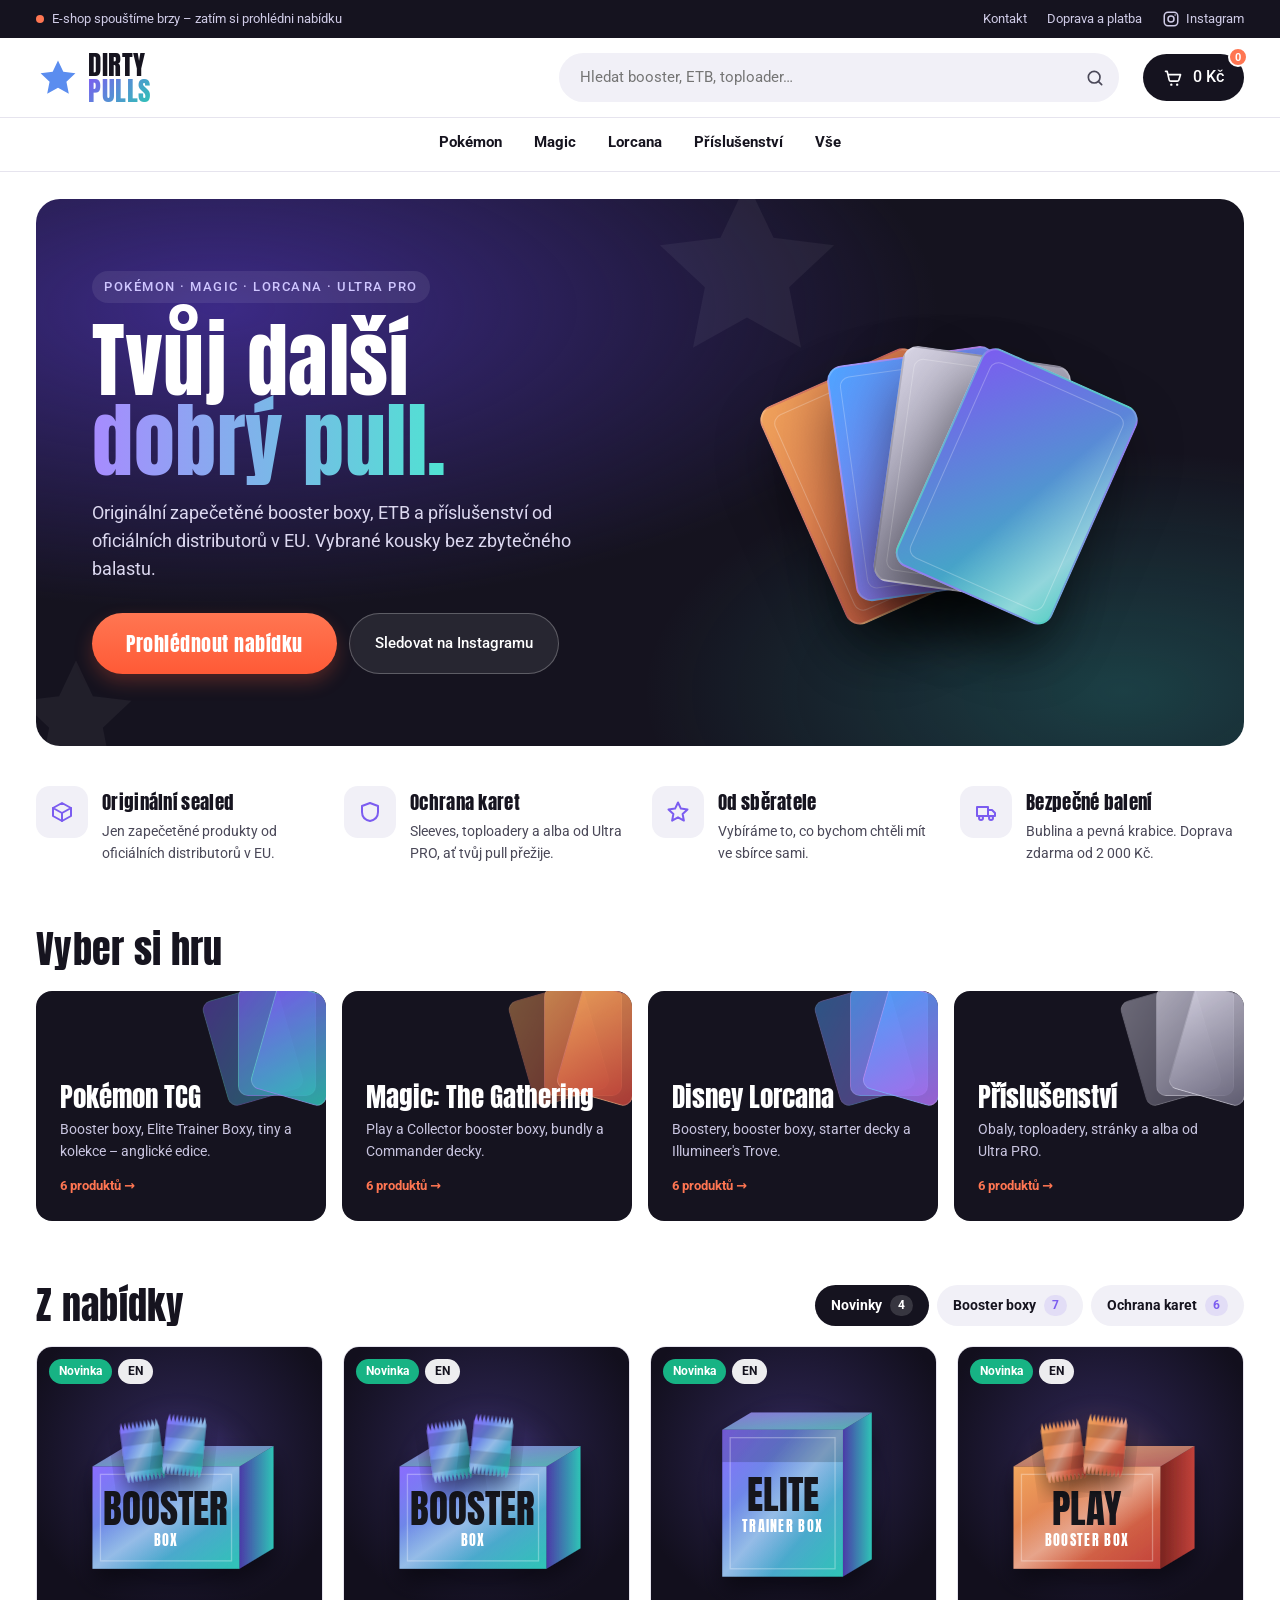
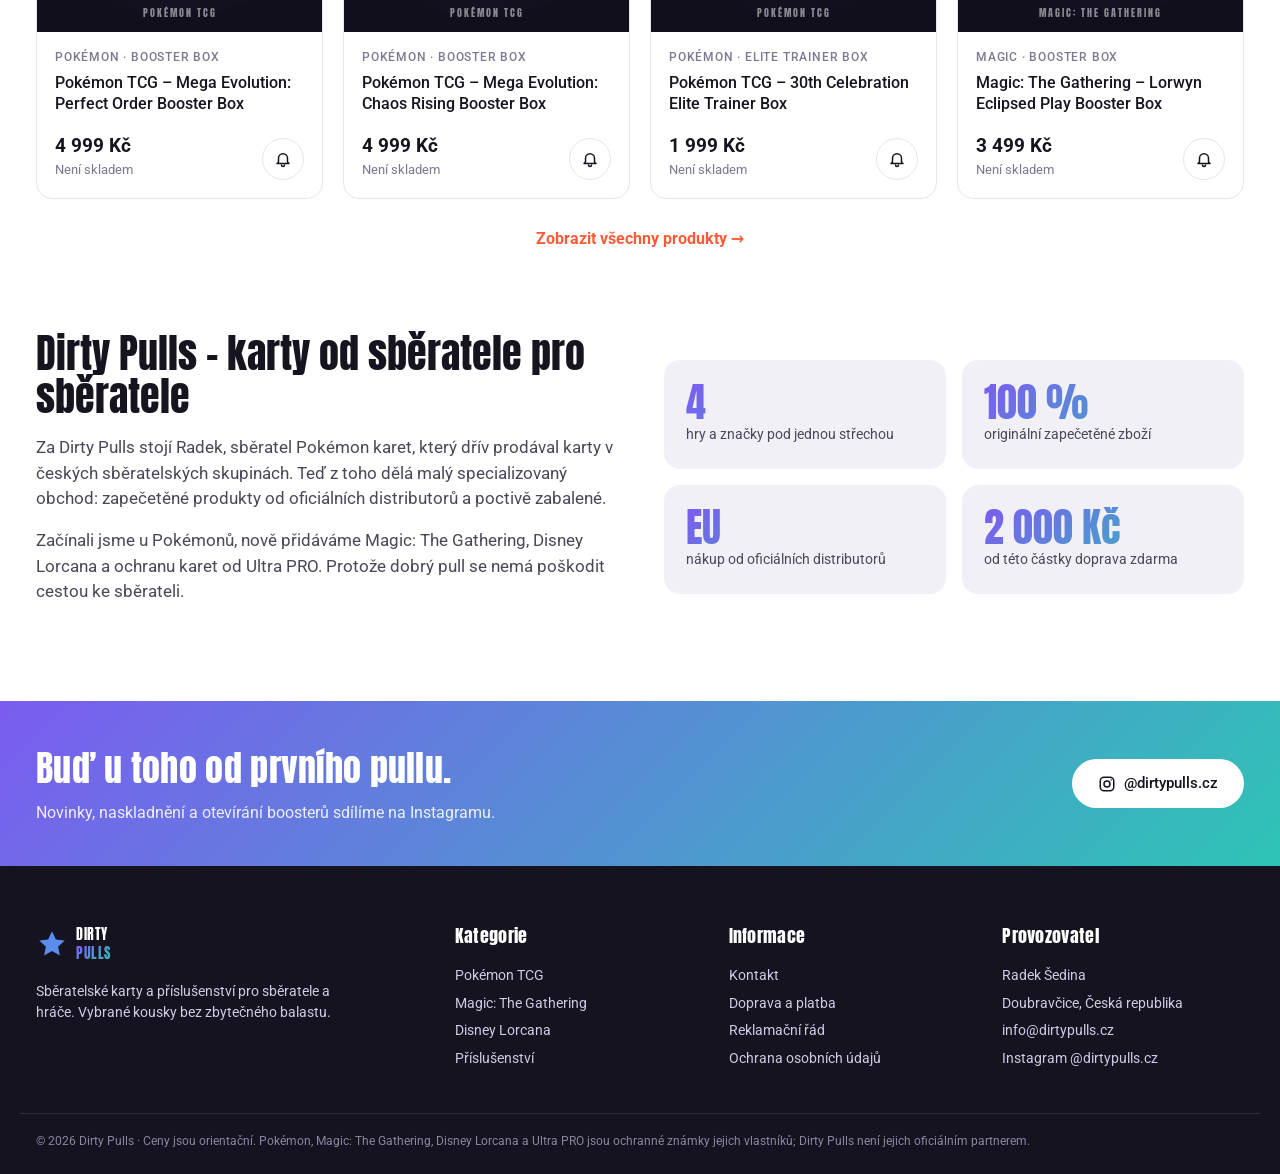
<file: index.html>
<!doctype html>
<html lang="cs">
<head>
<meta charset="utf-8">
<meta name="viewport" content="width=device-width, initial-scale=1">
<title>Dirty Pulls – Pokémon, Magic, Lorcana a ochrana karet</title>
<meta name="description" content="Dirty Pulls – sběratelské karty Pokémon TCG, Magic: The Gathering, Disney Lorcana a příslušenství Ultra PRO. Originální zapečetěné produkty.">
<meta name="theme-color" content="#15131f">
<meta property="og:title" content="Dirty Pulls – Pokémon, Magic, Lorcana a ochrana karet">
<meta property="og:description" content="Dirty Pulls – sběratelské karty Pokémon TCG, Magic: The Gathering, Disney Lorcana a příslušenství Ultra PRO. Originální zapečetěné produkty.">
<meta property="og:image" content="https://dirtypulls.cz/assets/img/icon-512.png">
<link rel="icon" href="favicon.ico" sizes="any">
<link rel="icon" href="favicon.svg" type="image/svg+xml">
<link rel="apple-touch-icon" href="apple-touch-icon.png">
<link rel="preload" href="assets/fonts/anton-latin-400-normal.woff2" as="font" type="font/woff2" crossorigin>
<link rel="stylesheet" href="assets/style.css">
</head>
<body data-page="home">
<div id="header"></div>
<main>
<section class="wrap hero">
  <div class="hero-inner">
    <svg class="hero-star s1" viewBox="0 0 24 24" aria-hidden="true"><path d="M12 2.5l2.9 6.1 6.6.8-4.9 4.6 1.3 6.6L12 17.3l-5.9 3.3 1.3-6.6L2.5 9.4l6.6-.8z"/></svg><svg class="hero-star s2" viewBox="0 0 24 24" aria-hidden="true"><path d="M12 2.5l2.9 6.1 6.6.8-4.9 4.6 1.3 6.6L12 17.3l-5.9 3.3 1.3-6.6L2.5 9.4l6.6-.8z"/></svg>
    <div class="hero-content">
      <span class="eyebrow">Pokémon · Magic · Lorcana · Ultra PRO</span>
      <h1>Tvůj další<br><span class="grad">dobrý pull.</span></h1>
      <p>Originální zapečetěné booster boxy, ETB a příslušenství od oficiálních distributorů v EU. Vybrané kousky bez zbytečného balastu.</p>
      <div class="hero-actions">
        <a href="kategorie.html" class="btn big">Prohlédnout nabídku</a>
        <a href="https://www.instagram.com/dirtypulls.cz/" target="_blank" rel="noopener" class="btn ghost-light">Sledovat na Instagramu</a>
      </div>
    </div>
    <div class="hero-fan" aria-hidden="true"><span></span><span></span><span></span><span></span></div>
  </div>
</section>
<section class="wrap usp">
  <div><i><svg viewBox="0 0 24 24" aria-hidden="true"><path d="M21 8l-9-5-9 5 9 5 9-5z"/><path d="M3 8v8l9 5 9-5V8"/><path d="M12 13v8"/></svg></i><span><h3>Originální sealed</h3><p>Jen zapečetěné produkty od oficiálních distributorů v EU.</p></span></div>
  <div><i><svg viewBox="0 0 24 24" aria-hidden="true"><path d="M12 3l8 3v6c0 5-3.5 8-8 9-4.5-1-8-4-8-9V6z"/></svg></i><span><h3>Ochrana karet</h3><p>Sleeves, toploadery a alba od Ultra PRO, ať tvůj pull přežije.</p></span></div>
  <div><i><svg viewBox="0 0 24 24" aria-hidden="true"><path d="M12 2.5l2.9 6.1 6.6.8-4.9 4.6 1.3 6.6L12 17.3l-5.9 3.3 1.3-6.6L2.5 9.4l6.6-.8z"/></svg></i><span><h3>Od sběratele</h3><p>Vybíráme to, co bychom chtěli mít ve sbírce sami.</p></span></div>
  <div><i><svg viewBox="0 0 24 24" aria-hidden="true"><path d="M3 7h11v9H3z"/><path d="M14 10h4l3 3v3h-7z"/><circle cx="7" cy="18" r="2"/><circle cx="17" cy="18" r="2"/></svg></i><span><h3>Bezpečné balení</h3><p>Bublina a pevná krabice. Doprava zdarma od 2 000 Kč.</p></span></div>
</section>
<section class="wrap">
  <h2 class="section-title">Vyber si hru</h2>
  <div class="cats" id="home-cats"></div>
  <div class="section-head">
    <h2 class="section-title">Z nabídky</h2>
    <div class="tabs" id="home-tabs" role="tablist"></div>
  </div>
  <div class="grid" id="home-grid"></div>
  <p style="text-align:center;margin-top:28px"><a class="section-link" href="kategorie.html">Zobrazit všechny produkty →</a></p>
</section>
<section class="wrap about">
  <div>
    <h2>Dirty Pulls – karty od sběratele pro sběratele</h2>
    <p>Za Dirty Pulls stojí Radek, sběratel Pokémon karet, který dřív prodával karty v českých sběratelských skupinách. Teď z toho dělá malý specializovaný obchod: zapečetěné produkty od oficiálních distributorů a poctivě zabalené.</p>
    <p>Začínali jsme u Pokémonů, nově přidáváme Magic: The Gathering, Disney Lorcana a ochranu karet od Ultra PRO. Protože dobrý pull se nemá poškodit cestou ke sběrateli.</p>
  </div>
  <div class="about-stats">
    <div><b>4</b><span>hry a značky pod jednou střechou</span></div>
    <div><b>100 %</b><span>originální zapečetěné zboží</span></div>
    <div><b>EU</b><span>nákup od oficiálních distributorů</span></div>
    <div><b>2 000 Kč</b><span>od této částky doprava zdarma</span></div>
  </div>
</section>
</main>
<div id="footer"></div>
<script src="assets/data.js"></script>
<script src="assets/art.js"></script>
<script src="assets/app.js"></script>
</body>
</html>
</file>
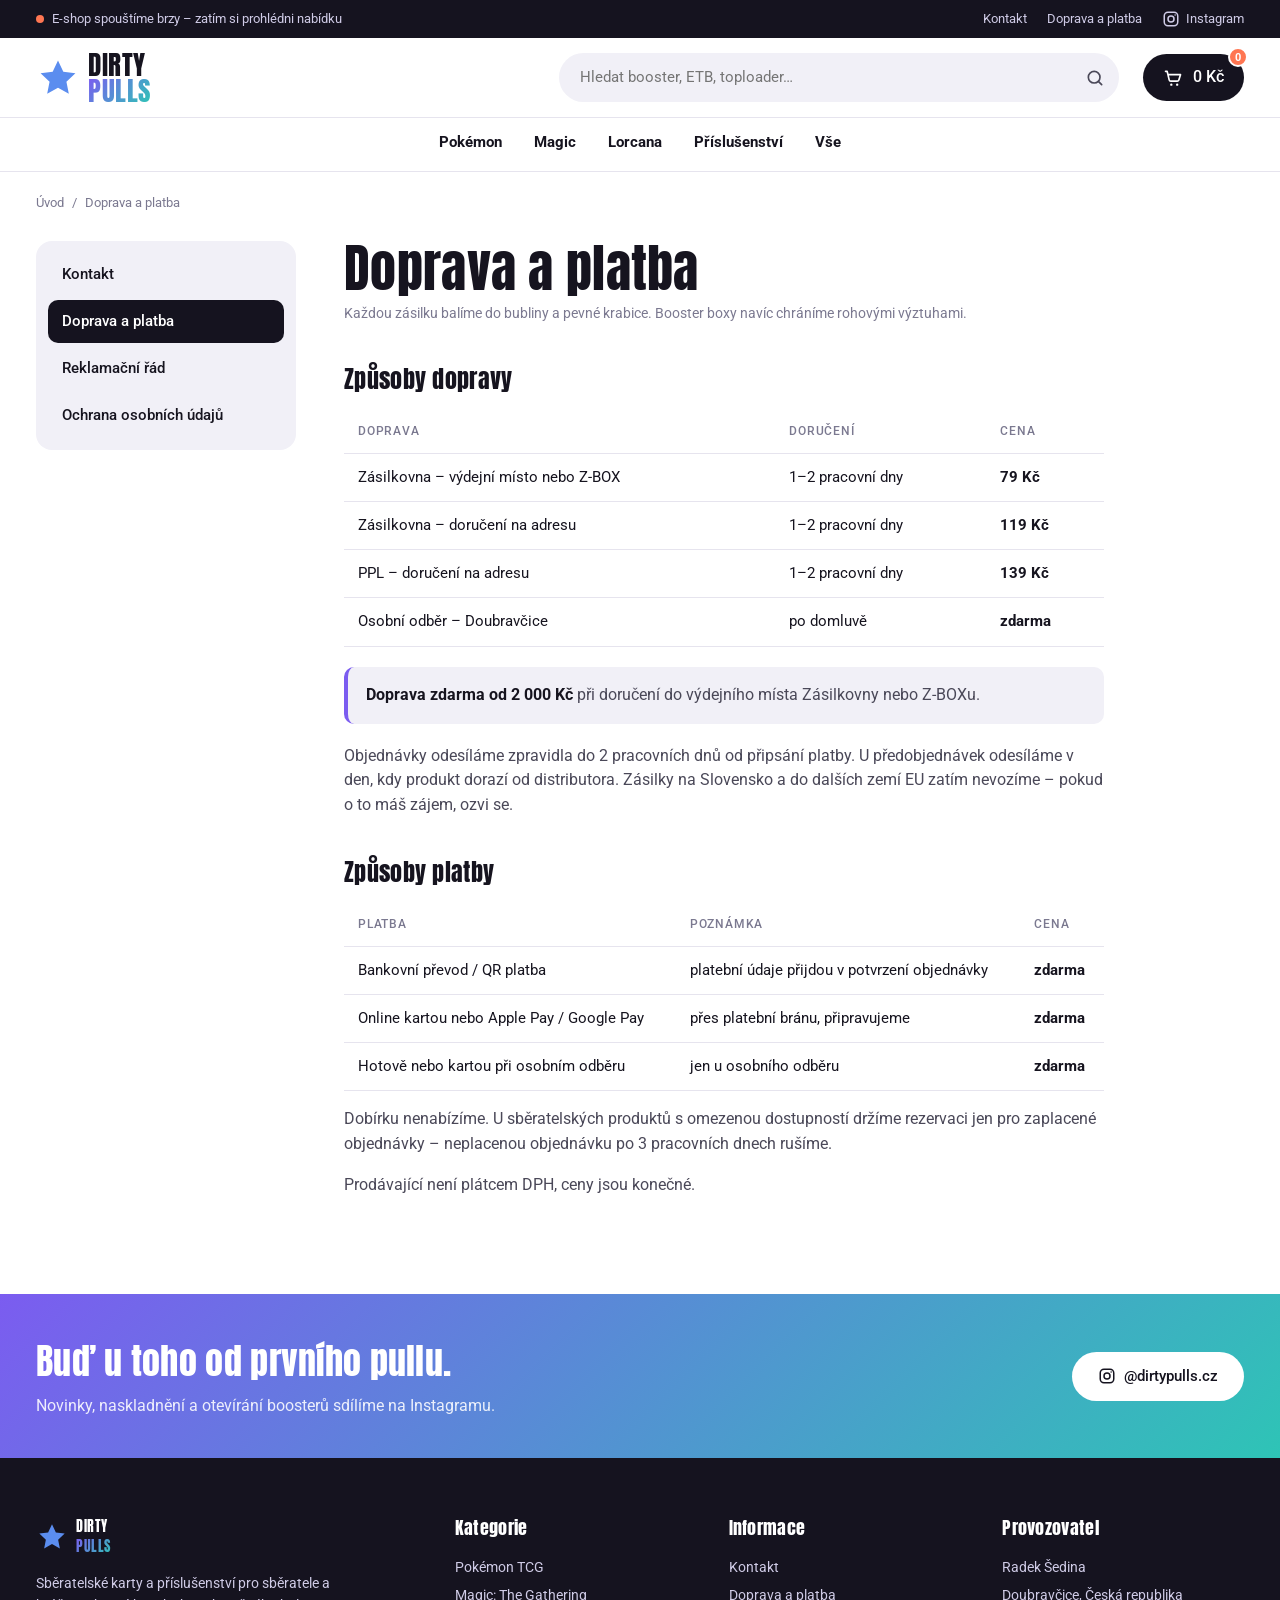
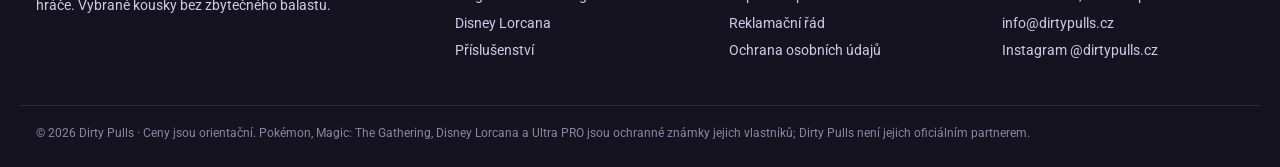
<file: doprava-a-platba.html>
<!doctype html>
<html lang="cs">
<head>
<meta charset="utf-8">
<meta name="viewport" content="width=device-width, initial-scale=1">
<title>Doprava a platba | Dirty Pulls</title>
<meta name="description" content="Doprava Zásilkovnou a PPL, osobní odběr, doprava zdarma od 2 000 Kč.">
<meta name="theme-color" content="#15131f">
<meta property="og:title" content="Doprava a platba | Dirty Pulls">
<meta property="og:description" content="Doprava Zásilkovnou a PPL, osobní odběr, doprava zdarma od 2 000 Kč.">
<meta property="og:image" content="https://dirtypulls.cz/assets/img/icon-512.png">
<link rel="icon" href="favicon.ico" sizes="any">
<link rel="icon" href="favicon.svg" type="image/svg+xml">
<link rel="apple-touch-icon" href="apple-touch-icon.png">
<link rel="preload" href="assets/fonts/anton-latin-400-normal.woff2" as="font" type="font/woff2" crossorigin>
<link rel="stylesheet" href="assets/style.css">
</head>
<body data-page="info">
<div id="header"></div>
<main>
<section class="wrap">
  <div class="crumbs"><a href="index.html">Úvod</a><span>/</span><span>Doprava a platba</span></div>
  <div class="info-layout">
    <nav class="info-nav" aria-label="Informace"><a href="kontakt.html">Kontakt</a><a href="doprava-a-platba.html">Doprava a platba</a><a href="reklamacni-rad.html">Reklamační řád</a><a href="ochrana-osobnich-udaju.html">Ochrana osobních údajů</a></nav>
    <article class="prose">
<h1>Doprava a platba</h1>
<p class="updated">Každou zásilku balíme do bubliny a pevné krabice. Booster boxy navíc chráníme rohovými výztuhami.</p>
<h2>Způsoby dopravy</h2>
<table class="tbl">
  <thead><tr><th>Doprava</th><th>Doručení</th><th>Cena</th></tr></thead>
  <tbody>
    <tr><td>Zásilkovna – výdejní místo nebo Z-BOX</td><td>1–2 pracovní dny</td><td>79 Kč</td></tr>
    <tr><td>Zásilkovna – doručení na adresu</td><td>1–2 pracovní dny</td><td>119 Kč</td></tr>
    <tr><td>PPL – doručení na adresu</td><td>1–2 pracovní dny</td><td>139 Kč</td></tr>
    <tr><td>Osobní odběr – Doubravčice</td><td>po domluvě</td><td>zdarma</td></tr>
  </tbody>
</table>
<div class="note-box"><p><strong>Doprava zdarma od 2 000 Kč</strong> při doručení do výdejního místa Zásilkovny nebo Z-BOXu.</p></div>
<p>Objednávky odesíláme zpravidla do 2 pracovních dnů od připsání platby. U předobjednávek odesíláme v den, kdy produkt dorazí od distributora. Zásilky na Slovensko a do dalších zemí EU zatím nevozíme – pokud o to máš zájem, ozvi se.</p>
<h2>Způsoby platby</h2>
<table class="tbl">
  <thead><tr><th>Platba</th><th>Poznámka</th><th>Cena</th></tr></thead>
  <tbody>
    <tr><td>Bankovní převod / QR platba</td><td>platební údaje přijdou v potvrzení objednávky</td><td>zdarma</td></tr>
    <tr><td>Online kartou nebo Apple Pay / Google Pay</td><td>přes platební bránu, připravujeme</td><td>zdarma</td></tr>
    <tr><td>Hotově nebo kartou při osobním odběru</td><td>jen u osobního odběru</td><td>zdarma</td></tr>
  </tbody>
</table>
<p>Dobírku nenabízíme. U sběratelských produktů s omezenou dostupností držíme rezervaci jen pro zaplacené objednávky – neplacenou objednávku po 3 pracovních dnech rušíme.</p>
<p>Prodávající není plátcem DPH, ceny jsou konečné.</p>
    </article>
  </div>
</section>
</main>
<div id="footer"></div>
<script src="assets/data.js"></script>
<script src="assets/art.js"></script>
<script src="assets/app.js"></script>
</body>
</html>
</file>
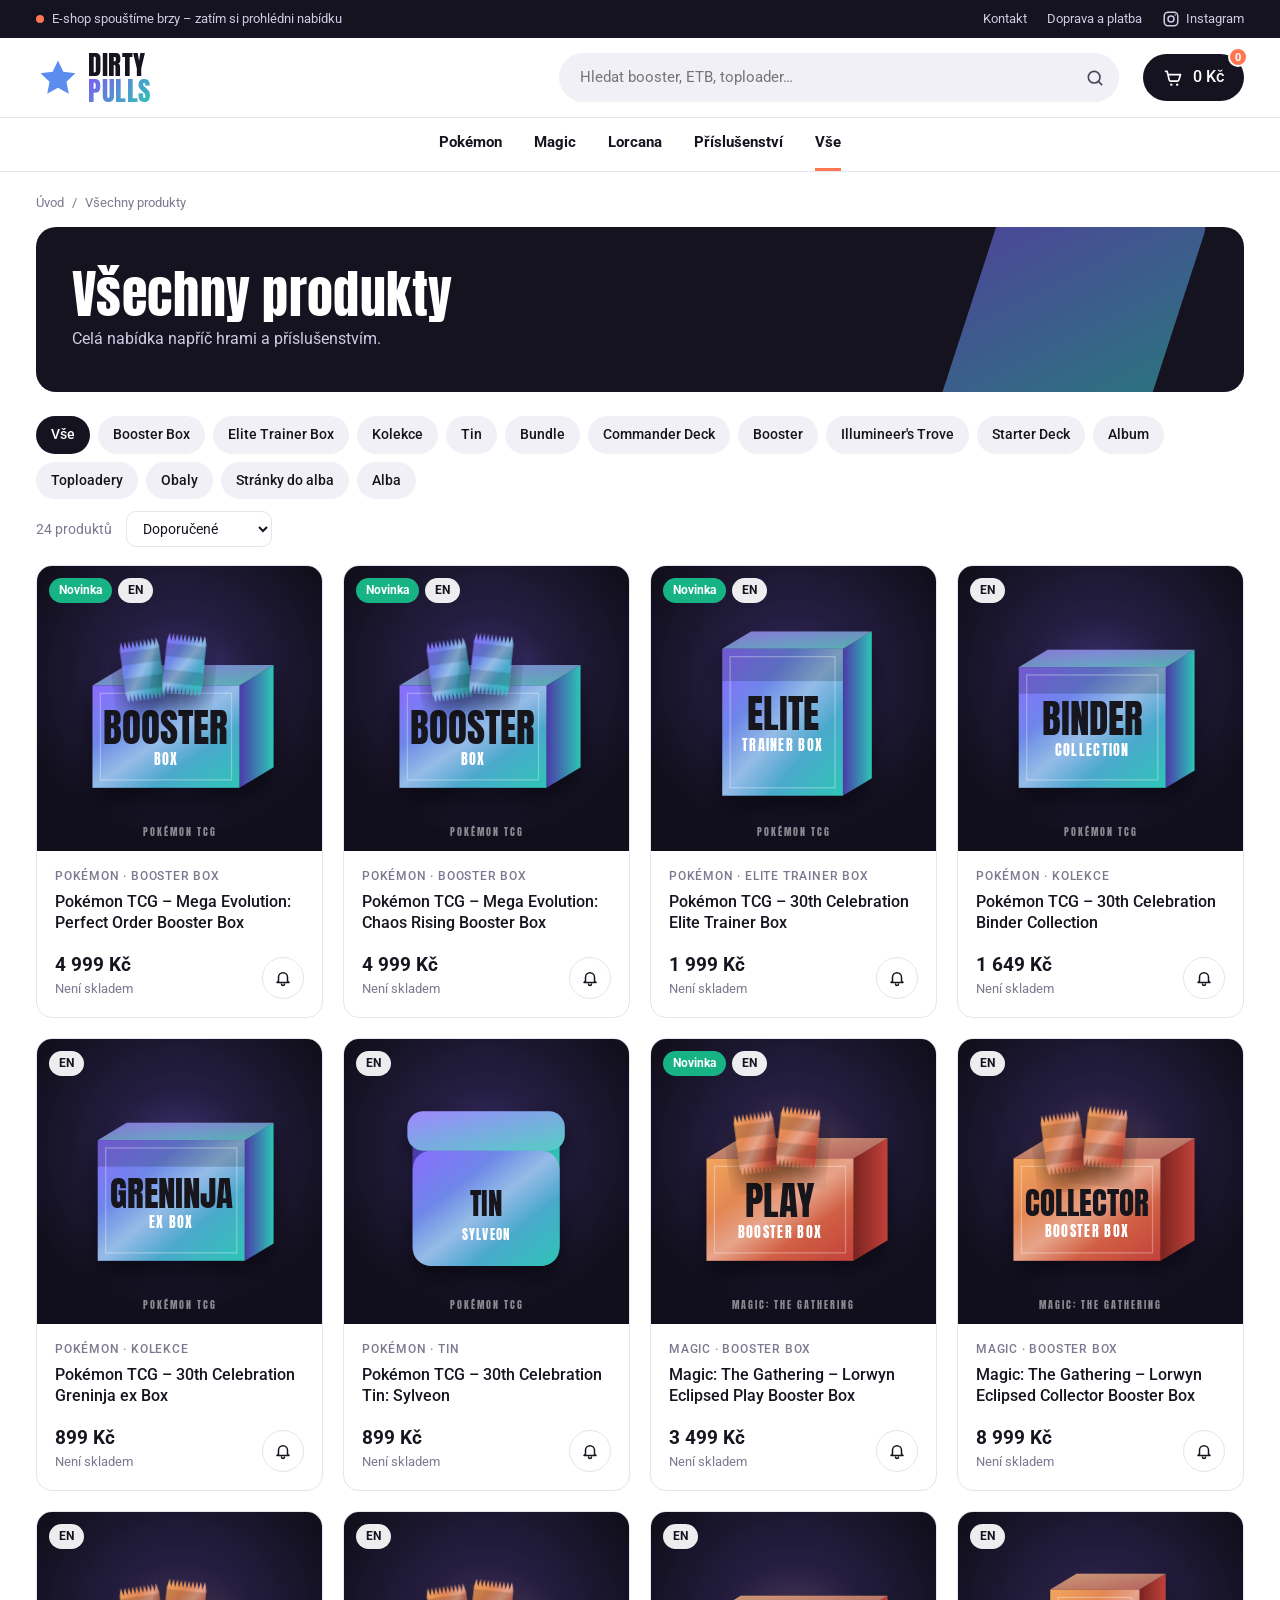
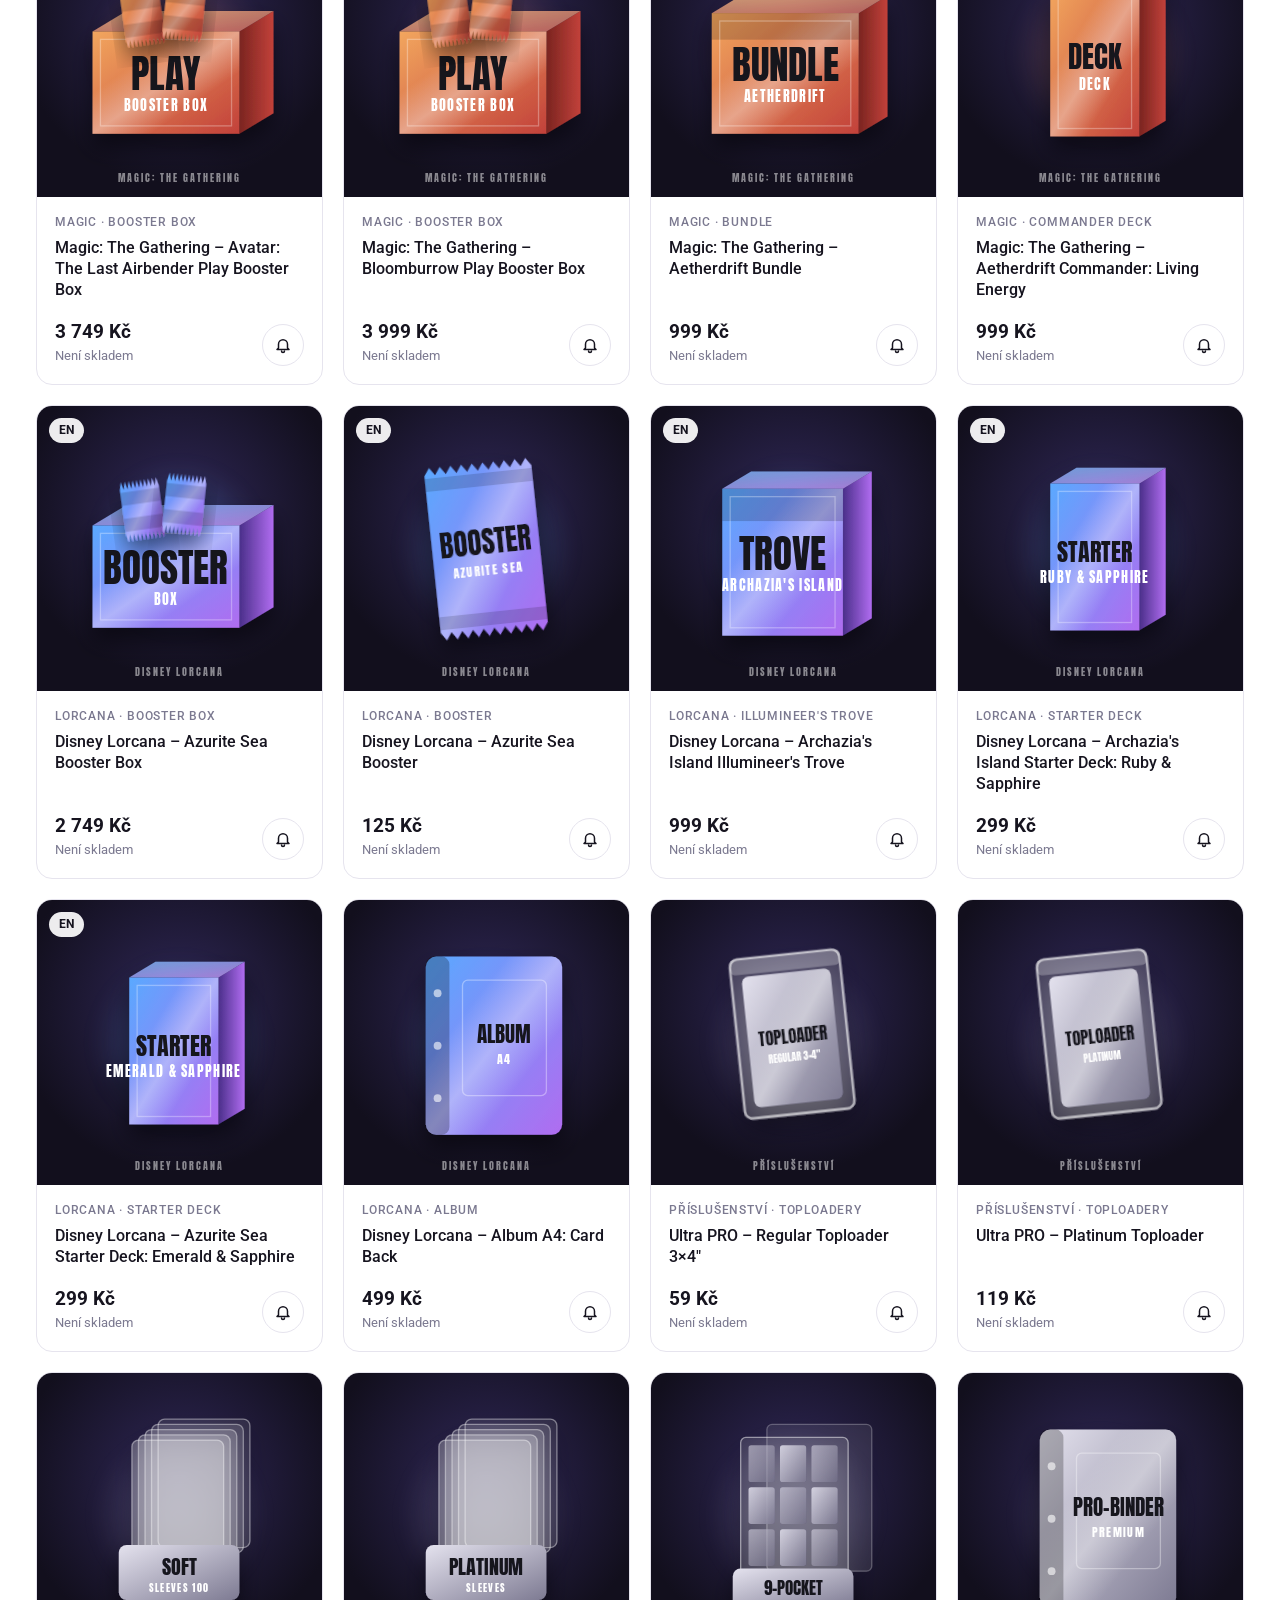
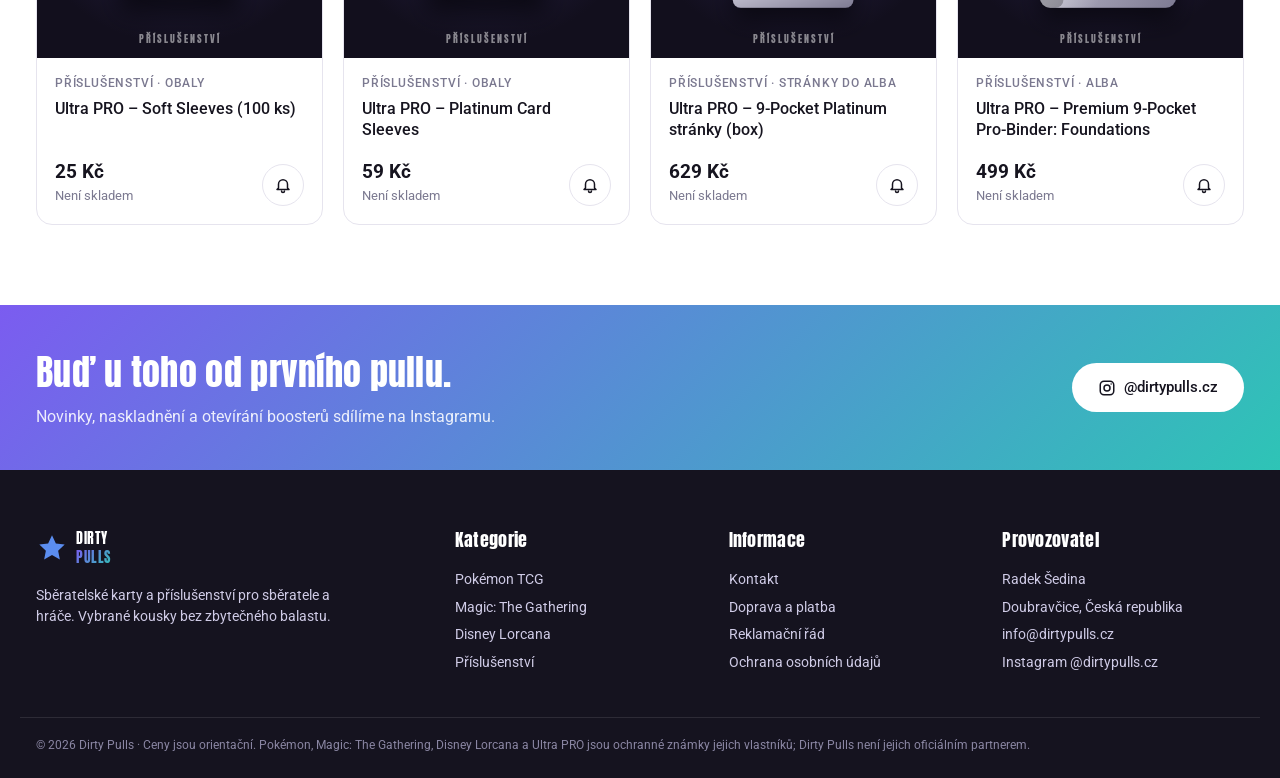
<file: kategorie.html>
<!doctype html>
<html lang="cs">
<head>
<meta charset="utf-8">
<meta name="viewport" content="width=device-width, initial-scale=1">
<title>Produkty | Dirty Pulls</title>
<meta name="description" content="Dirty Pulls – sběratelské karty Pokémon TCG, Magic: The Gathering, Disney Lorcana a příslušenství Ultra PRO. Originální zapečetěné produkty.">
<meta name="theme-color" content="#15131f">
<meta property="og:title" content="Produkty | Dirty Pulls">
<meta property="og:description" content="Dirty Pulls – sběratelské karty Pokémon TCG, Magic: The Gathering, Disney Lorcana a příslušenství Ultra PRO. Originální zapečetěné produkty.">
<meta property="og:image" content="https://dirtypulls.cz/assets/img/icon-512.png">
<link rel="icon" href="favicon.ico" sizes="any">
<link rel="icon" href="favicon.svg" type="image/svg+xml">
<link rel="apple-touch-icon" href="apple-touch-icon.png">
<link rel="preload" href="assets/fonts/anton-latin-400-normal.woff2" as="font" type="font/woff2" crossorigin>
<link rel="stylesheet" href="assets/style.css">
</head>
<body data-page="kategorie">
<div id="header"></div>
<main>
<section class="wrap">
  <div class="crumbs" id="crumb"></div>
  <div id="cat-head" class="cat-hero"><h1 id="cat-title">Produkty</h1><p id="cat-tag"></p></div>
  <div class="toolbar">
    <div class="filters" id="cat-filters"></div>
    <div class="toolbar-right">
      <span id="cat-count"></span>
      <select id="cat-sort" aria-label="Řazení">
        <option value="">Doporučené</option>
        <option value="asc">Od nejlevnějšího</option>
        <option value="desc">Od nejdražšího</option>
      </select>
    </div>
  </div>
  <div class="grid" id="cat-grid"></div>
</section>
</main>
<div id="footer"></div>
<script src="assets/data.js"></script>
<script src="assets/art.js"></script>
<script src="assets/app.js"></script>
</body>
</html>
</file>
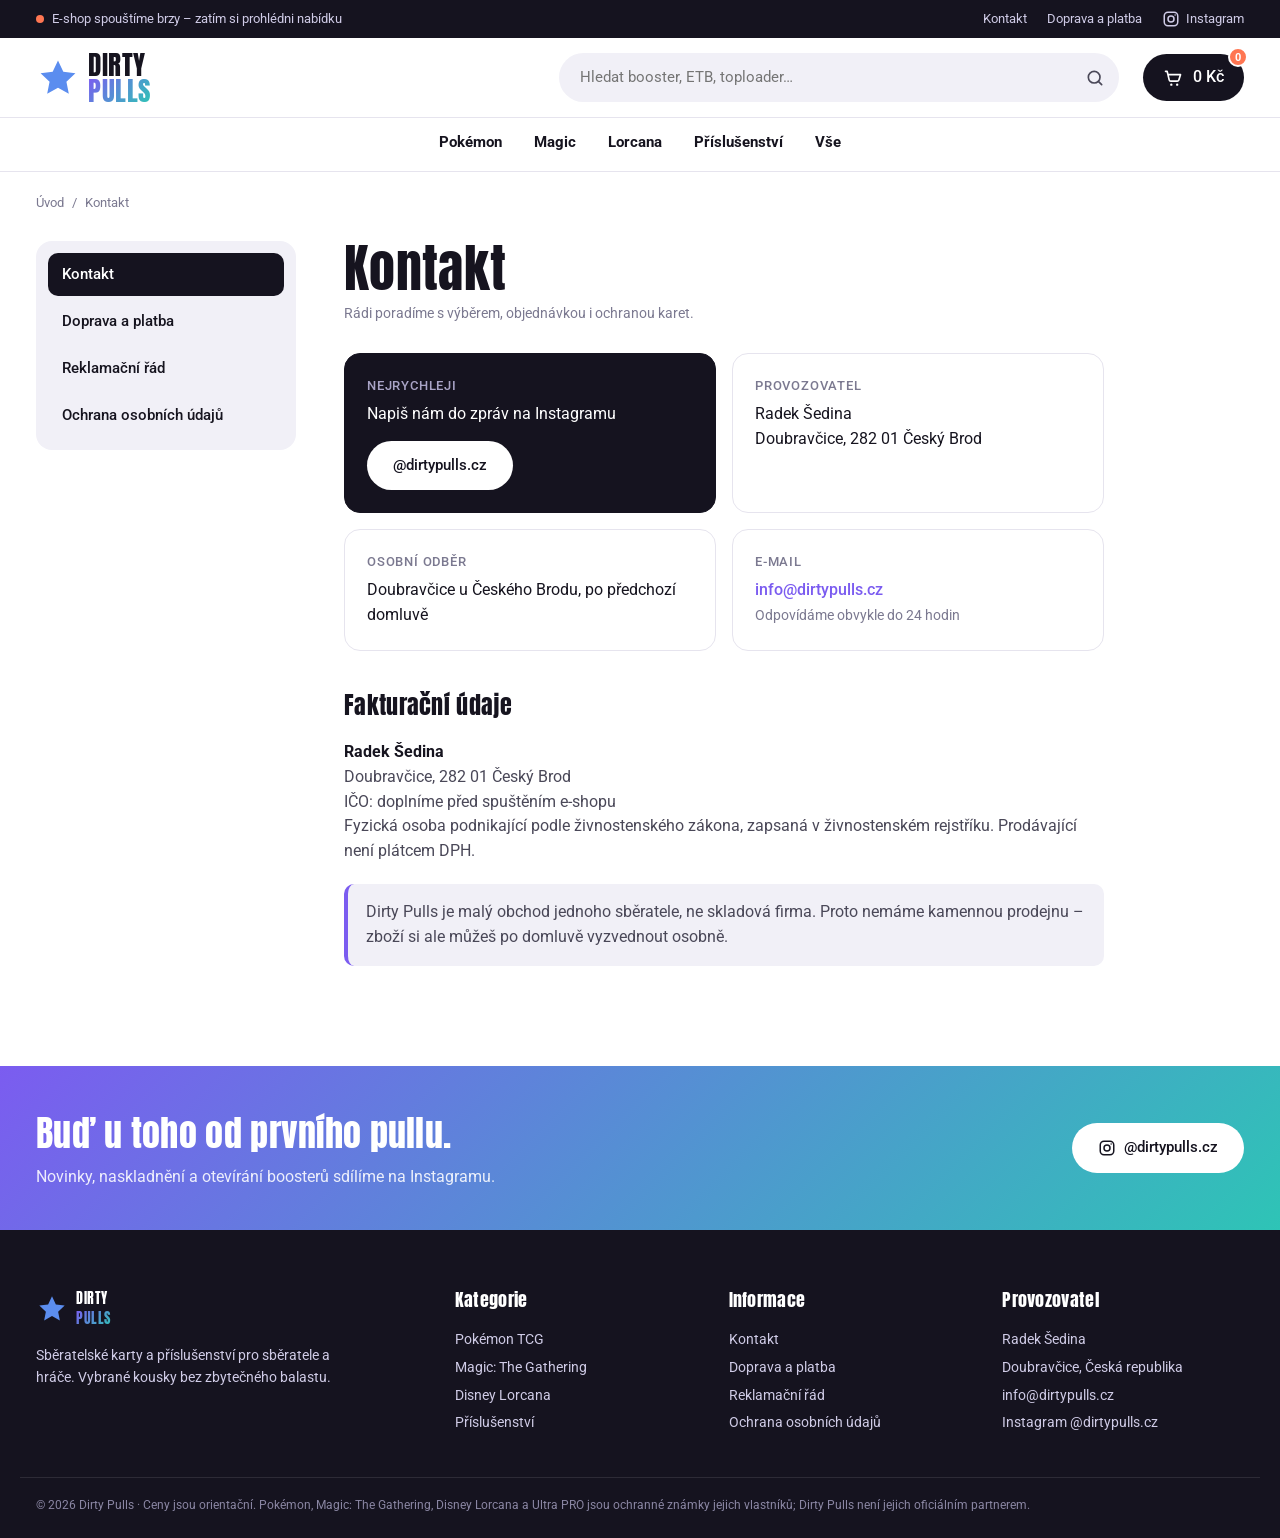
<file: kontakt.html>
<!doctype html>
<html lang="cs">
<head>
<meta charset="utf-8">
<meta name="viewport" content="width=device-width, initial-scale=1">
<title>Kontakt | Dirty Pulls</title>
<meta name="description" content="Kontakt na e-shop Dirty Pulls – Instagram, osobní odběr v Doubravčicích.">
<meta name="theme-color" content="#15131f">
<meta property="og:title" content="Kontakt | Dirty Pulls">
<meta property="og:description" content="Kontakt na e-shop Dirty Pulls – Instagram, osobní odběr v Doubravčicích.">
<meta property="og:image" content="https://dirtypulls.cz/assets/img/icon-512.png">
<link rel="icon" href="favicon.ico" sizes="any">
<link rel="icon" href="favicon.svg" type="image/svg+xml">
<link rel="apple-touch-icon" href="apple-touch-icon.png">
<link rel="preload" href="assets/fonts/anton-latin-400-normal.woff2" as="font" type="font/woff2" crossorigin>
<link rel="stylesheet" href="assets/style.css">
</head>
<body data-page="info">
<div id="header"></div>
<main>
<section class="wrap">
  <div class="crumbs"><a href="index.html">Úvod</a><span>/</span><span>Kontakt</span></div>
  <div class="info-layout">
    <nav class="info-nav" aria-label="Informace"><a href="kontakt.html">Kontakt</a><a href="doprava-a-platba.html">Doprava a platba</a><a href="reklamacni-rad.html">Reklamační řád</a><a href="ochrana-osobnich-udaju.html">Ochrana osobních údajů</a></nav>
    <article class="prose">
<h1>Kontakt</h1>
<p class="updated">Rádi poradíme s výběrem, objednávkou i ochranou karet.</p>
<div class="contact-cards">
  <div class="contact-card dark">
    <h3>Nejrychleji</h3>
    <p>Napiš nám do zpráv na Instagramu</p>
    <a class="btn light" href="https://www.instagram.com/dirtypulls.cz/" target="_blank" rel="noopener">@dirtypulls.cz</a>
  </div>
  <div class="contact-card">
    <h3>Provozovatel</h3>
    <p>Radek Šedina<br>Doubravčice, 282 01 Český Brod</p>
  </div>
  <div class="contact-card">
    <h3>Osobní odběr</h3>
    <p>Doubravčice u Českého Brodu, po předchozí domluvě</p>
  </div>
  <div class="contact-card">
    <h3>E-mail</h3>
    <p><a href="mailto:info@dirtypulls.cz">info@dirtypulls.cz</a><br><span style="color:var(--muted);font-size:14px">Odpovídáme obvykle do 24 hodin</span></p>
  </div>
</div>
<h2>Fakturační údaje</h2>
<p><strong>Radek Šedina</strong><br>
Doubravčice, 282 01 Český Brod<br>
IČO: doplníme před spuštěním e-shopu<br>
Fyzická osoba podnikající podle živnostenského zákona, zapsaná v živnostenském rejstříku. Prodávající není plátcem DPH.</p>
<div class="note-box"><p>Dirty Pulls je malý obchod jednoho sběratele, ne skladová firma. Proto nemáme kamennou prodejnu – zboží si ale můžeš po domluvě vyzvednout osobně.</p></div>
    </article>
  </div>
</section>
</main>
<div id="footer"></div>
<script src="assets/data.js"></script>
<script src="assets/art.js"></script>
<script src="assets/app.js"></script>
</body>
</html>
</file>
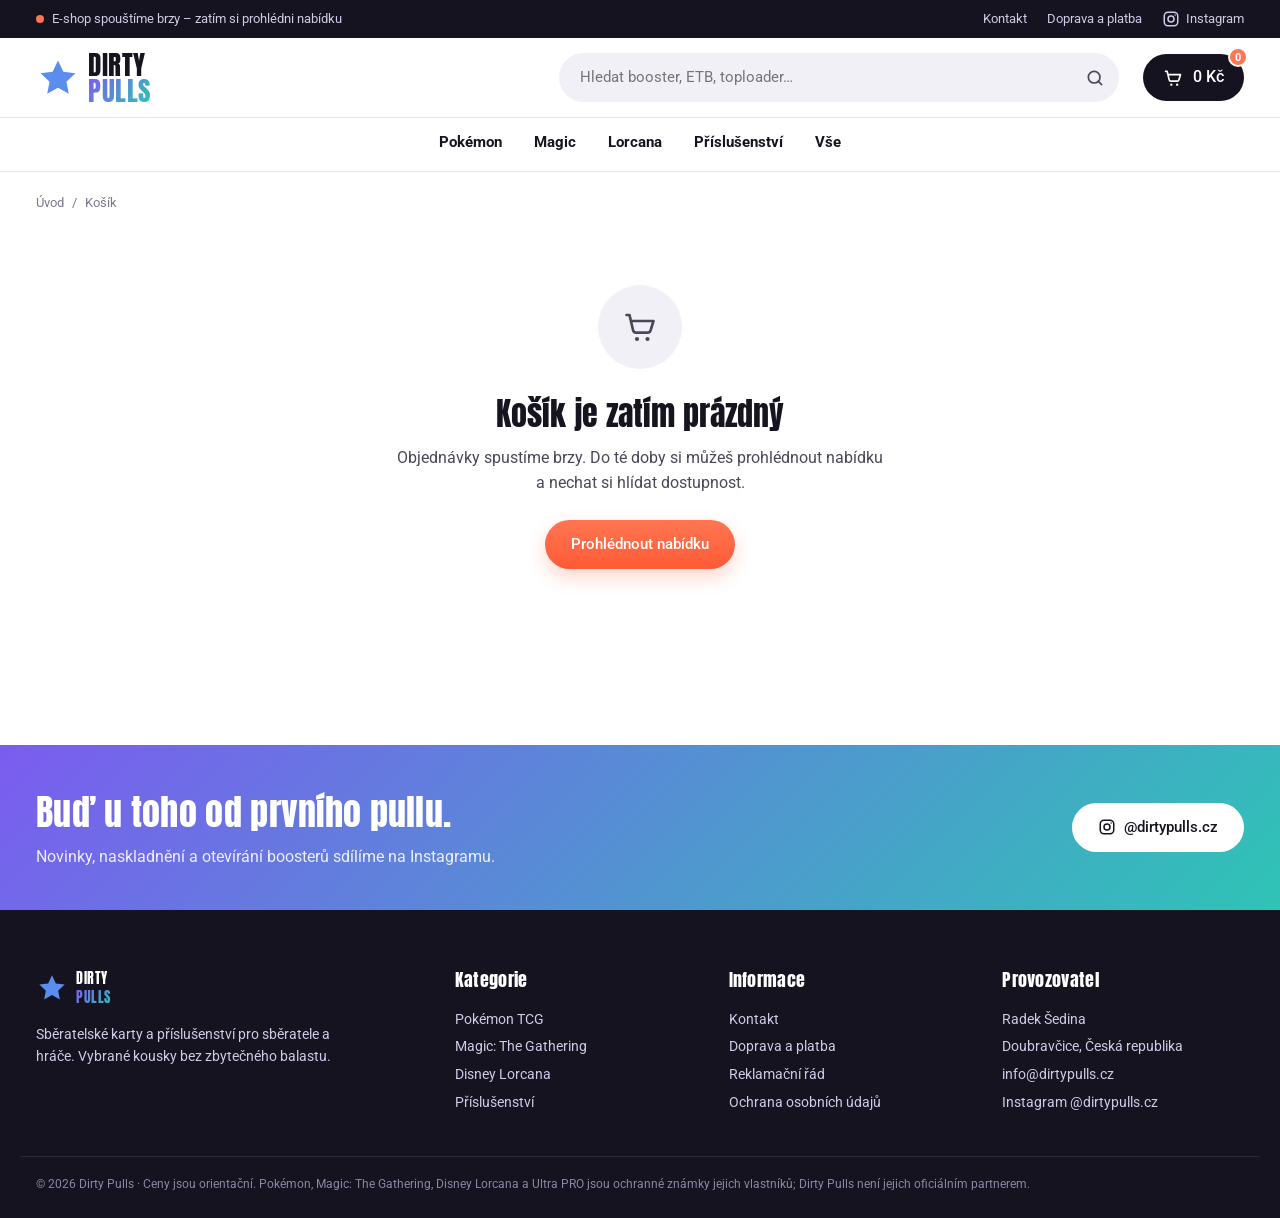
<file: kosik.html>
<!doctype html>
<html lang="cs">
<head>
<meta charset="utf-8">
<meta name="viewport" content="width=device-width, initial-scale=1">
<title>Košík | Dirty Pulls</title>
<meta name="description" content="Dirty Pulls – sběratelské karty Pokémon TCG, Magic: The Gathering, Disney Lorcana a příslušenství Ultra PRO. Originální zapečetěné produkty.">
<meta name="theme-color" content="#15131f">
<meta property="og:title" content="Košík | Dirty Pulls">
<meta property="og:description" content="Dirty Pulls – sběratelské karty Pokémon TCG, Magic: The Gathering, Disney Lorcana a příslušenství Ultra PRO. Originální zapečetěné produkty.">
<meta property="og:image" content="https://dirtypulls.cz/assets/img/icon-512.png">
<link rel="icon" href="favicon.ico" sizes="any">
<link rel="icon" href="favicon.svg" type="image/svg+xml">
<link rel="apple-touch-icon" href="apple-touch-icon.png">
<link rel="preload" href="assets/fonts/anton-latin-400-normal.woff2" as="font" type="font/woff2" crossorigin>
<link rel="stylesheet" href="assets/style.css">
</head>
<body data-page="kosik">
<div id="header"></div>
<main>
<section class="wrap">
  <div class="crumbs"><a href="index.html">Úvod</a><span>/</span><span>Košík</span></div>
  <div id="cart"></div>
</section>
</main>
<div id="footer"></div>
<script src="assets/data.js"></script>
<script src="assets/art.js"></script>
<script src="assets/app.js"></script>
</body>
</html>
</file>
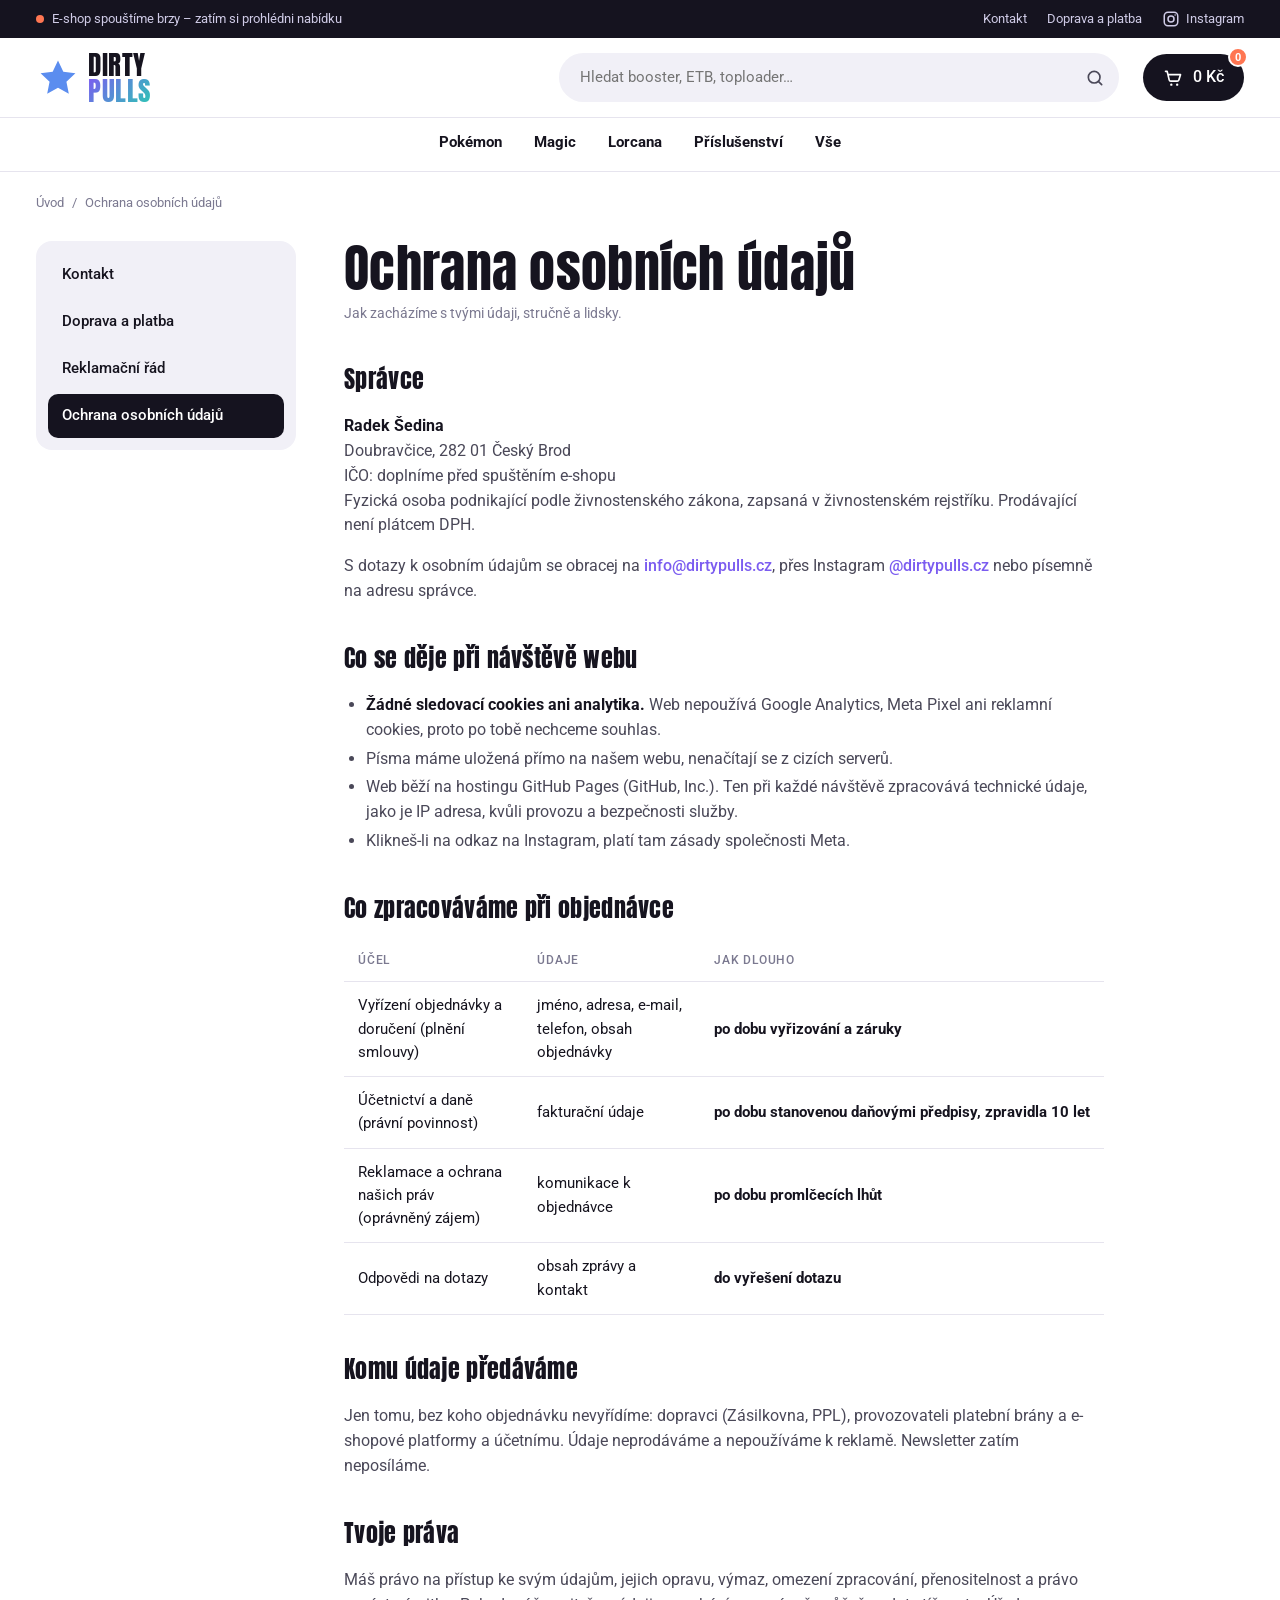
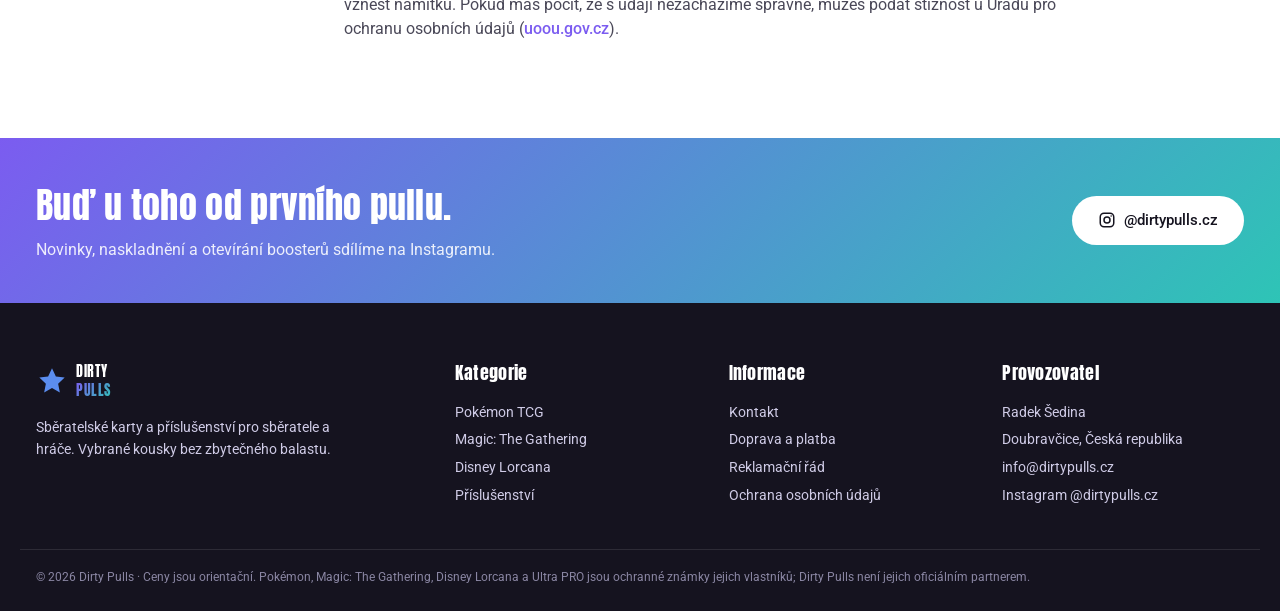
<file: ochrana-osobnich-udaju.html>
<!doctype html>
<html lang="cs">
<head>
<meta charset="utf-8">
<meta name="viewport" content="width=device-width, initial-scale=1">
<title>Ochrana osobních údajů | Dirty Pulls</title>
<meta name="description" content="Zásady zpracování osobních údajů – Dirty Pulls.">
<meta name="theme-color" content="#15131f">
<meta property="og:title" content="Ochrana osobních údajů | Dirty Pulls">
<meta property="og:description" content="Zásady zpracování osobních údajů – Dirty Pulls.">
<meta property="og:image" content="https://dirtypulls.cz/assets/img/icon-512.png">
<link rel="icon" href="favicon.ico" sizes="any">
<link rel="icon" href="favicon.svg" type="image/svg+xml">
<link rel="apple-touch-icon" href="apple-touch-icon.png">
<link rel="preload" href="assets/fonts/anton-latin-400-normal.woff2" as="font" type="font/woff2" crossorigin>
<link rel="stylesheet" href="assets/style.css">
</head>
<body data-page="info">
<div id="header"></div>
<main>
<section class="wrap">
  <div class="crumbs"><a href="index.html">Úvod</a><span>/</span><span>Ochrana osobních údajů</span></div>
  <div class="info-layout">
    <nav class="info-nav" aria-label="Informace"><a href="kontakt.html">Kontakt</a><a href="doprava-a-platba.html">Doprava a platba</a><a href="reklamacni-rad.html">Reklamační řád</a><a href="ochrana-osobnich-udaju.html">Ochrana osobních údajů</a></nav>
    <article class="prose">
<h1>Ochrana osobních údajů</h1>
<p class="updated">Jak zacházíme s tvými údaji, stručně a lidsky.</p>
<h2>Správce</h2>
<p><strong>Radek Šedina</strong><br>
Doubravčice, 282 01 Český Brod<br>
IČO: doplníme před spuštěním e-shopu<br>
Fyzická osoba podnikající podle živnostenského zákona, zapsaná v živnostenském rejstříku. Prodávající není plátcem DPH.</p>
<p>S dotazy k osobním údajům se obracej na <a href="mailto:info@dirtypulls.cz">info@dirtypulls.cz</a>, přes Instagram <a href="https://www.instagram.com/dirtypulls.cz/" target="_blank" rel="noopener">@dirtypulls.cz</a> nebo písemně na adresu správce.</p>
<h2>Co se děje při návštěvě webu</h2>
<ul>
  <li><strong>Žádné sledovací cookies ani analytika.</strong> Web nepoužívá Google Analytics, Meta Pixel ani reklamní cookies, proto po tobě nechceme souhlas.</li>
  <li>Písma máme uložená přímo na našem webu, nenačítají se z cizích serverů.</li>
  <li>Web běží na hostingu GitHub Pages (GitHub, Inc.). Ten při každé návštěvě zpracovává technické údaje, jako je IP adresa, kvůli provozu a bezpečnosti služby.</li>
  <li>Klikneš-li na odkaz na Instagram, platí tam zásady společnosti Meta.</li>
</ul>
<h2>Co zpracováváme při objednávce</h2>
<table class="tbl">
  <thead><tr><th>Účel</th><th>Údaje</th><th>Jak dlouho</th></tr></thead>
  <tbody>
    <tr><td>Vyřízení objednávky a doručení (plnění smlouvy)</td><td>jméno, adresa, e-mail, telefon, obsah objednávky</td><td>po dobu vyřizování a záruky</td></tr>
    <tr><td>Účetnictví a daně (právní povinnost)</td><td>fakturační údaje</td><td>po dobu stanovenou daňovými předpisy, zpravidla 10 let</td></tr>
    <tr><td>Reklamace a ochrana našich práv (oprávněný zájem)</td><td>komunikace k objednávce</td><td>po dobu promlčecích lhůt</td></tr>
    <tr><td>Odpovědi na dotazy</td><td>obsah zprávy a kontakt</td><td>do vyřešení dotazu</td></tr>
  </tbody>
</table>
<h2>Komu údaje předáváme</h2>
<p>Jen tomu, bez koho objednávku nevyřídíme: dopravci (Zásilkovna, PPL), provozovateli platební brány a e-shopové platformy a účetnímu. Údaje neprodáváme a nepoužíváme k reklamě. Newsletter zatím neposíláme.</p>
<h2>Tvoje práva</h2>
<p>Máš právo na přístup ke svým údajům, jejich opravu, výmaz, omezení zpracování, přenositelnost a právo vznést námitku. Pokud máš pocit, že s údaji nezacházíme správně, můžeš podat stížnost u Úřadu pro ochranu osobních údajů (<a href="https://uoou.gov.cz" target="_blank" rel="noopener">uoou.gov.cz</a>).</p>
    </article>
  </div>
</section>
</main>
<div id="footer"></div>
<script src="assets/data.js"></script>
<script src="assets/art.js"></script>
<script src="assets/app.js"></script>
</body>
</html>
</file>
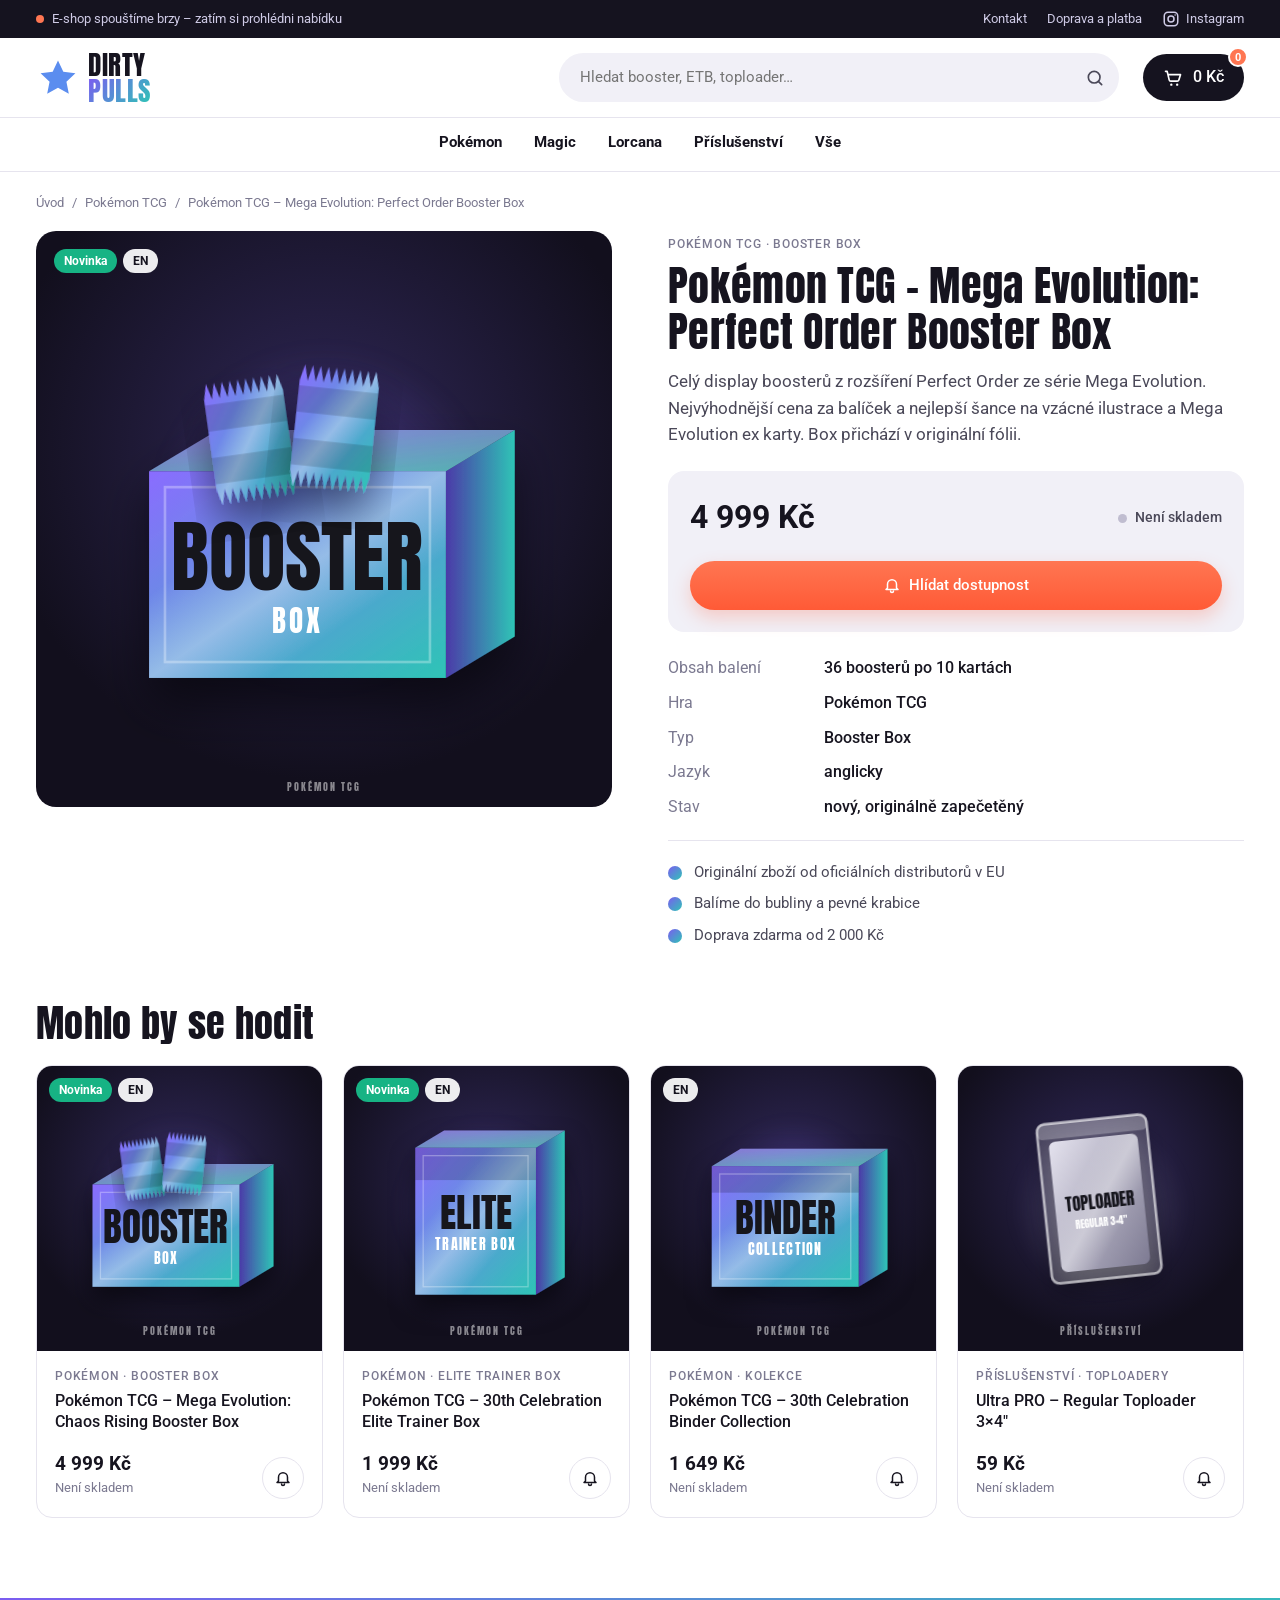
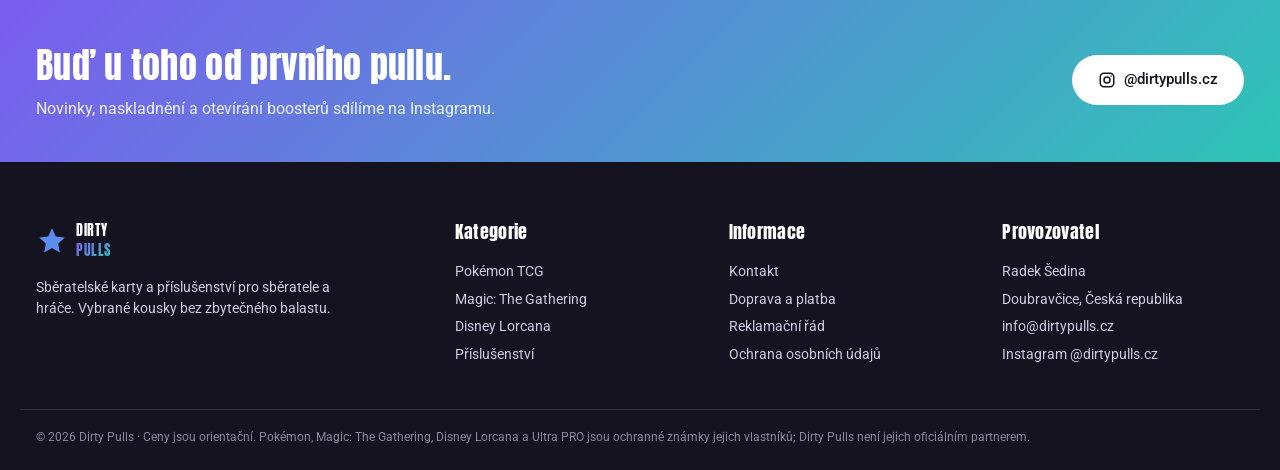
<file: produkt.html>
<!doctype html>
<html lang="cs">
<head>
<meta charset="utf-8">
<meta name="viewport" content="width=device-width, initial-scale=1">
<title>Produkt | Dirty Pulls</title>
<meta name="description" content="Dirty Pulls – sběratelské karty Pokémon TCG, Magic: The Gathering, Disney Lorcana a příslušenství Ultra PRO. Originální zapečetěné produkty.">
<meta name="theme-color" content="#15131f">
<meta property="og:title" content="Produkt | Dirty Pulls">
<meta property="og:description" content="Dirty Pulls – sběratelské karty Pokémon TCG, Magic: The Gathering, Disney Lorcana a příslušenství Ultra PRO. Originální zapečetěné produkty.">
<meta property="og:image" content="https://dirtypulls.cz/assets/img/icon-512.png">
<link rel="icon" href="favicon.ico" sizes="any">
<link rel="icon" href="favicon.svg" type="image/svg+xml">
<link rel="apple-touch-icon" href="apple-touch-icon.png">
<link rel="preload" href="assets/fonts/anton-latin-400-normal.woff2" as="font" type="font/woff2" crossorigin>
<link rel="stylesheet" href="assets/style.css">
</head>
<body data-page="produkt">
<div id="header"></div>
<main>
<section class="wrap" id="product"></section>
</main>
<div id="footer"></div>
<script src="assets/data.js"></script>
<script src="assets/art.js"></script>
<script src="assets/app.js"></script>
</body>
</html>
</file>
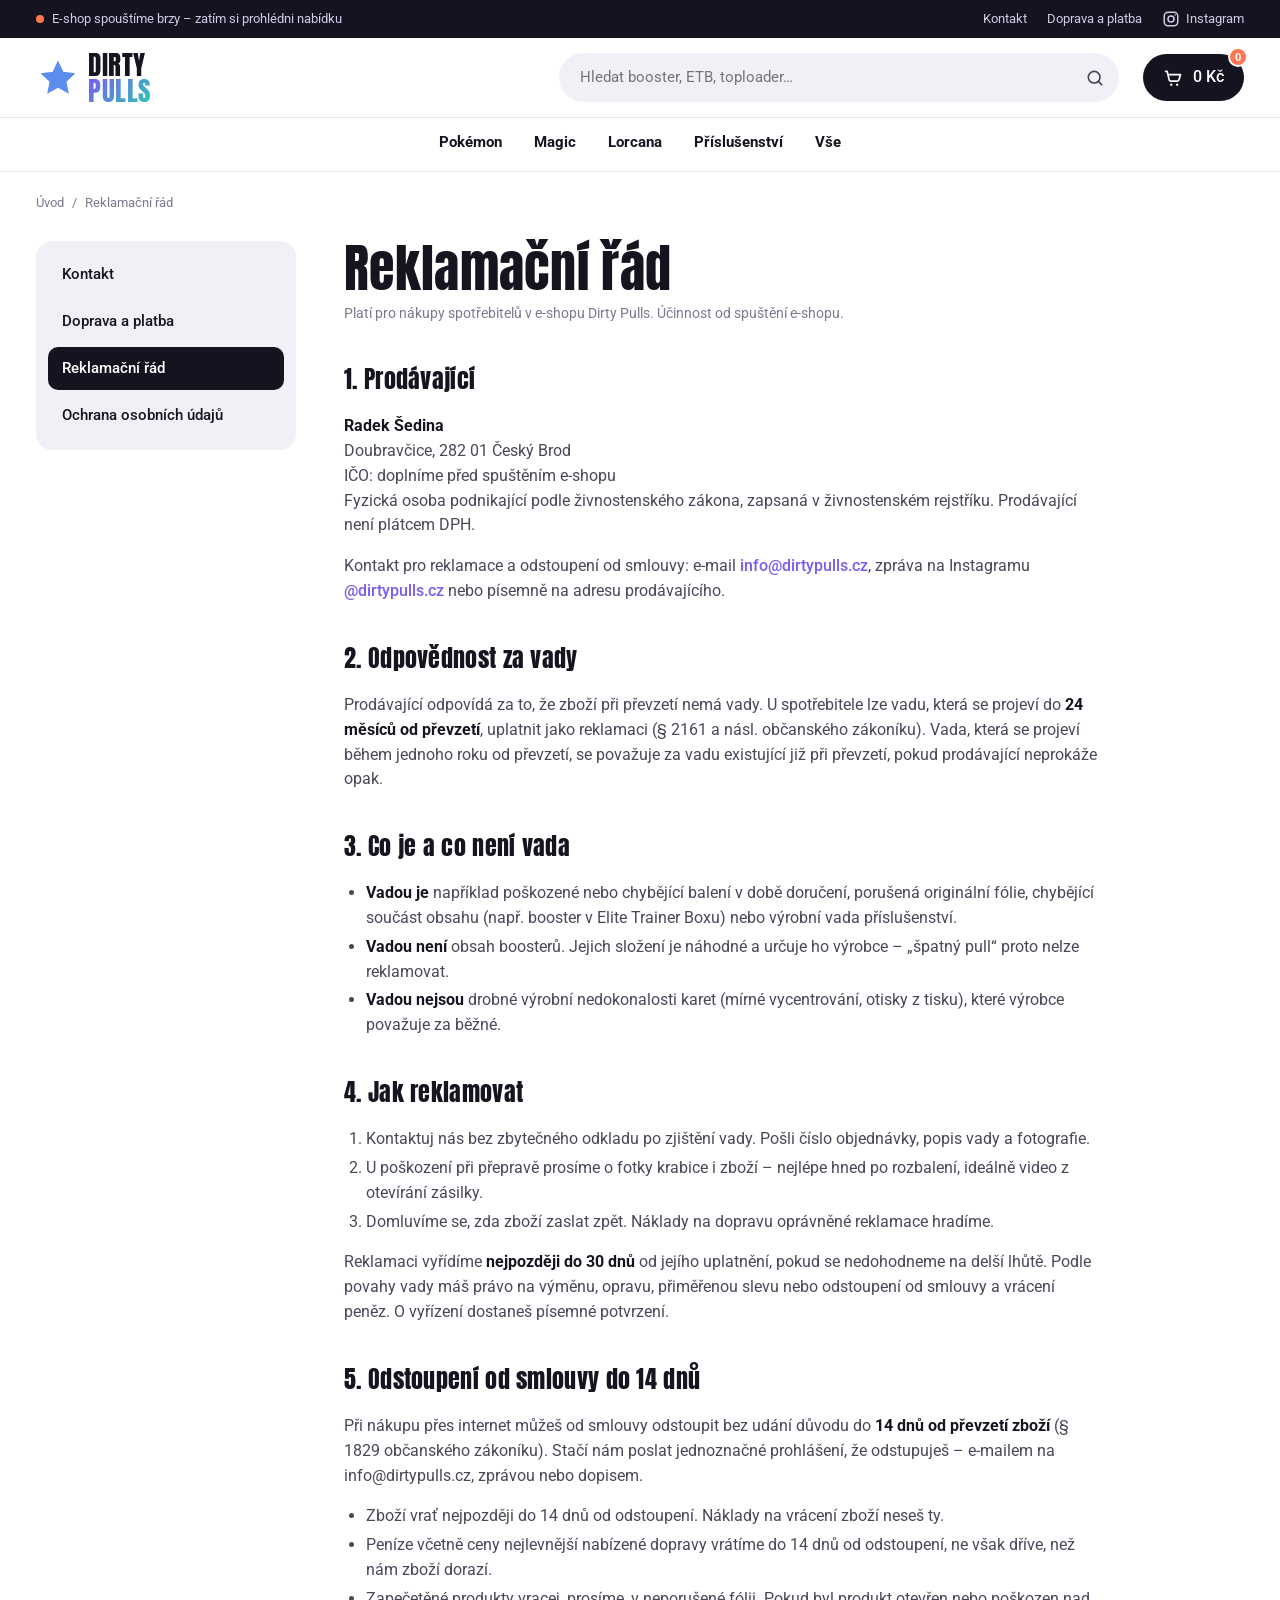
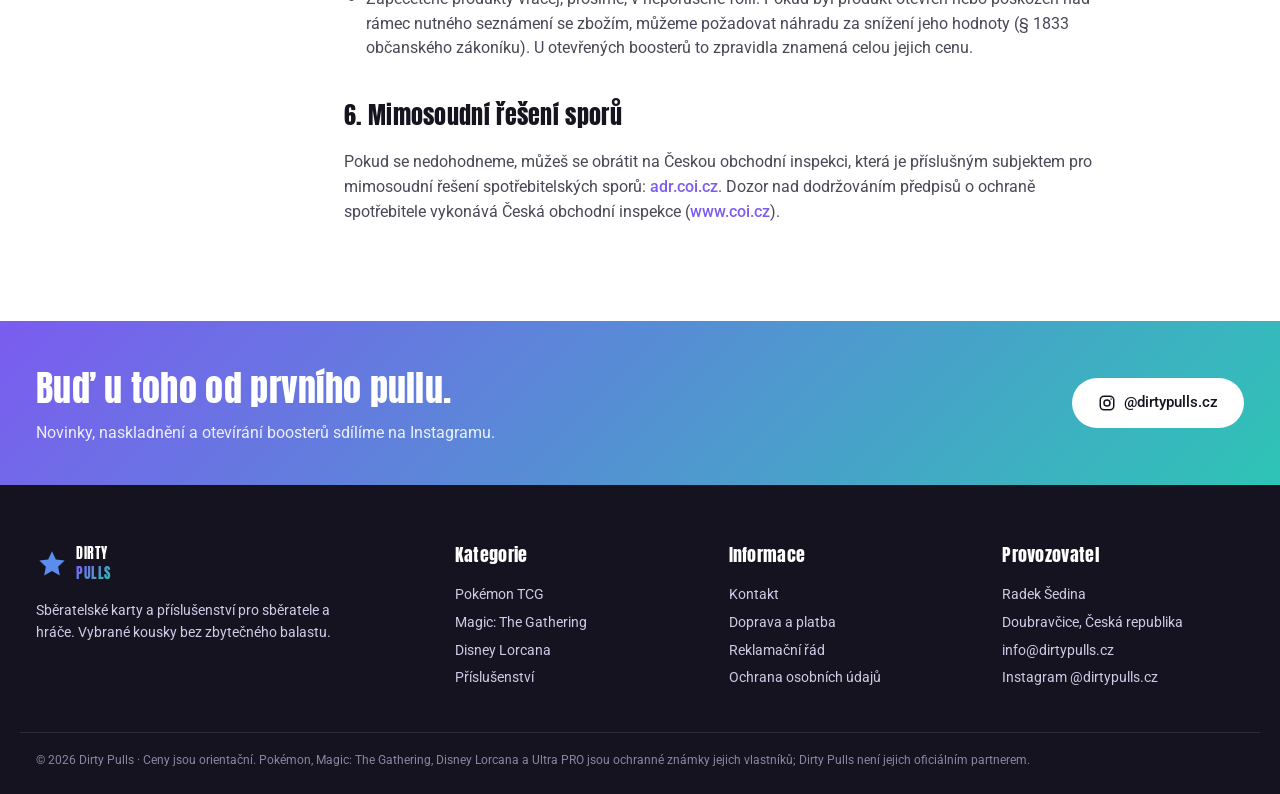
<file: reklamacni-rad.html>
<!doctype html>
<html lang="cs">
<head>
<meta charset="utf-8">
<meta name="viewport" content="width=device-width, initial-scale=1">
<title>Reklamační řád | Dirty Pulls</title>
<meta name="description" content="Reklamační řád a odstoupení od smlouvy – Dirty Pulls.">
<meta name="theme-color" content="#15131f">
<meta property="og:title" content="Reklamační řád | Dirty Pulls">
<meta property="og:description" content="Reklamační řád a odstoupení od smlouvy – Dirty Pulls.">
<meta property="og:image" content="https://dirtypulls.cz/assets/img/icon-512.png">
<link rel="icon" href="favicon.ico" sizes="any">
<link rel="icon" href="favicon.svg" type="image/svg+xml">
<link rel="apple-touch-icon" href="apple-touch-icon.png">
<link rel="preload" href="assets/fonts/anton-latin-400-normal.woff2" as="font" type="font/woff2" crossorigin>
<link rel="stylesheet" href="assets/style.css">
</head>
<body data-page="info">
<div id="header"></div>
<main>
<section class="wrap">
  <div class="crumbs"><a href="index.html">Úvod</a><span>/</span><span>Reklamační řád</span></div>
  <div class="info-layout">
    <nav class="info-nav" aria-label="Informace"><a href="kontakt.html">Kontakt</a><a href="doprava-a-platba.html">Doprava a platba</a><a href="reklamacni-rad.html">Reklamační řád</a><a href="ochrana-osobnich-udaju.html">Ochrana osobních údajů</a></nav>
    <article class="prose">
<h1>Reklamační řád</h1>
<p class="updated">Platí pro nákupy spotřebitelů v e-shopu Dirty Pulls. Účinnost od spuštění e-shopu.</p>
<h2>1. Prodávající</h2>
<p><strong>Radek Šedina</strong><br>
Doubravčice, 282 01 Český Brod<br>
IČO: doplníme před spuštěním e-shopu<br>
Fyzická osoba podnikající podle živnostenského zákona, zapsaná v živnostenském rejstříku. Prodávající není plátcem DPH.</p>
<p>Kontakt pro reklamace a odstoupení od smlouvy: e-mail <a href="mailto:info@dirtypulls.cz">info@dirtypulls.cz</a>, zpráva na Instagramu <a href="https://www.instagram.com/dirtypulls.cz/" target="_blank" rel="noopener">@dirtypulls.cz</a> nebo písemně na adresu prodávajícího.</p>
<h2>2. Odpovědnost za vady</h2>
<p>Prodávající odpovídá za to, že zboží při převzetí nemá vady. U spotřebitele lze vadu, která se projeví do <strong>24 měsíců od převzetí</strong>, uplatnit jako reklamaci (§ 2161 a násl. občanského zákoníku). Vada, která se projeví během jednoho roku od převzetí, se považuje za vadu existující již při převzetí, pokud prodávající neprokáže opak.</p>
<h2>3. Co je a co není vada</h2>
<ul>
  <li><strong>Vadou je</strong> například poškozené nebo chybějící balení v době doručení, porušená originální fólie, chybějící součást obsahu (např. booster v Elite Trainer Boxu) nebo výrobní vada příslušenství.</li>
  <li><strong>Vadou není</strong> obsah boosterů. Jejich složení je náhodné a určuje ho výrobce – „špatný pull“ proto nelze reklamovat.</li>
  <li><strong>Vadou nejsou</strong> drobné výrobní nedokonalosti karet (mírné vycentrování, otisky z tisku), které výrobce považuje za běžné.</li>
</ul>
<h2>4. Jak reklamovat</h2>
<ol>
  <li>Kontaktuj nás bez zbytečného odkladu po zjištění vady. Pošli číslo objednávky, popis vady a fotografie.</li>
  <li>U poškození při přepravě prosíme o fotky krabice i zboží – nejlépe hned po rozbalení, ideálně video z otevírání zásilky.</li>
  <li>Domluvíme se, zda zboží zaslat zpět. Náklady na dopravu oprávněné reklamace hradíme.</li>
</ol>
<p>Reklamaci vyřídíme <strong>nejpozději do 30 dnů</strong> od jejího uplatnění, pokud se nedohodneme na delší lhůtě. Podle povahy vady máš právo na výměnu, opravu, přiměřenou slevu nebo odstoupení od smlouvy a vrácení peněz. O vyřízení dostaneš písemné potvrzení.</p>
<h2>5. Odstoupení od smlouvy do 14 dnů</h2>
<p>Při nákupu přes internet můžeš od smlouvy odstoupit bez udání důvodu do <strong>14 dnů od převzetí zboží</strong> (§ 1829 občanského zákoníku). Stačí nám poslat jednoznačné prohlášení, že odstupuješ – e-mailem na info@dirtypulls.cz, zprávou nebo dopisem.</p>
<ul>
  <li>Zboží vrať nejpozději do 14 dnů od odstoupení. Náklady na vrácení zboží neseš ty.</li>
  <li>Peníze včetně ceny nejlevnější nabízené dopravy vrátíme do 14 dnů od odstoupení, ne však dříve, než nám zboží dorazí.</li>
  <li>Zapečetěné produkty vracej, prosíme, v neporušené fólii. Pokud byl produkt otevřen nebo poškozen nad rámec nutného seznámení se zbožím, můžeme požadovat náhradu za snížení jeho hodnoty (§ 1833 občanského zákoníku). U otevřených boosterů to zpravidla znamená celou jejich cenu.</li>
</ul>
<h2>6. Mimosoudní řešení sporů</h2>
<p>Pokud se nedohodneme, můžeš se obrátit na Českou obchodní inspekci, která je příslušným subjektem pro mimosoudní řešení spotřebitelských sporů: <a href="https://adr.coi.cz" target="_blank" rel="noopener">adr.coi.cz</a>. Dozor nad dodržováním předpisů o ochraně spotřebitele vykonává Česká obchodní inspekce (<a href="https://www.coi.cz" target="_blank" rel="noopener">www.coi.cz</a>).</p>
    </article>
  </div>
</section>
</main>
<div id="footer"></div>
<script src="assets/data.js"></script>
<script src="assets/art.js"></script>
<script src="assets/app.js"></script>
</body>
</html>
</file>
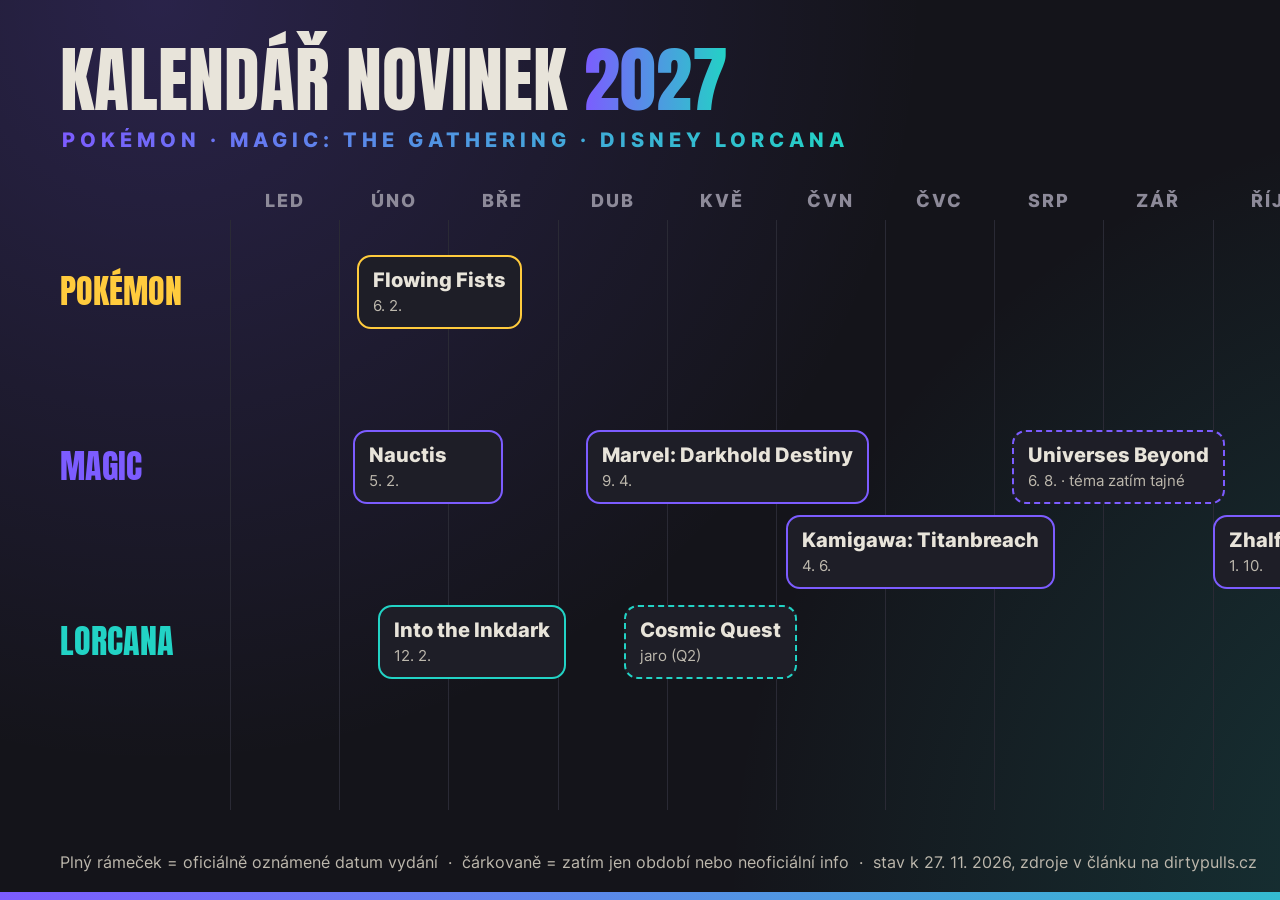
<file: radce/kalendar/kalendar.html>
<html><head><meta charset=utf-8><style>@font-face{font-family:Anton;font-weight:400;src:url('fonts/anton-latin-400-normal.woff2') format('woff2');unicode-range:U+0000-00FF,U+0131,U+0152-0153,U+02BB-02BC,U+02C6,U+02DA,U+02DC,U+2000-206F,U+20AC,U+2122,U+2191,U+2193,U+2212,U+2215}@font-face{font-family:Anton;font-weight:400;src:url('fonts/anton-latin-ext-400-normal.woff2') format('woff2');unicode-range:U+0100-02AF,U+0304,U+0308,U+0329,U+1E00-1E9F,U+1EF2-1EFF,U+2020,U+20A0-20AB,U+20AD-20C0,U+2113,U+2C60-2C7F,U+A720-A7FF}@font-face{font-family:Inter;font-weight:400;src:url('fonts/inter-latin-400-normal.woff2') format('woff2');unicode-range:U+0000-00FF,U+0131,U+0152-0153,U+02BB-02BC,U+02C6,U+02DA,U+02DC,U+2000-206F,U+20AC,U+2122,U+2191,U+2193,U+2212,U+2215}@font-face{font-family:Inter;font-weight:400;src:url('fonts/inter-latin-ext-400-normal.woff2') format('woff2');unicode-range:U+0100-02AF,U+0304,U+0308,U+0329,U+1E00-1E9F,U+1EF2-1EFF,U+2020,U+20A0-20AB,U+20AD-20C0,U+2113,U+2C60-2C7F,U+A720-A7FF}@font-face{font-family:Inter;font-weight:800;src:url('fonts/inter-latin-800-normal.woff2') format('woff2');unicode-range:U+0000-00FF,U+0131,U+0152-0153,U+02BB-02BC,U+02C6,U+02DA,U+02DC,U+2000-206F,U+20AC,U+2122,U+2191,U+2193,U+2212,U+2215}@font-face{font-family:Inter;font-weight:800;src:url('fonts/inter-latin-ext-800-normal.woff2') format('woff2');unicode-range:U+0100-02AF,U+0304,U+0308,U+0329,U+1E00-1E9F,U+1EF2-1EFF,U+2020,U+20A0-20AB,U+20AD-20C0,U+2113,U+2C60-2C7F,U+A720-A7FF}
*{margin:0;box-sizing:border-box}body{width:1600px;height:900px;background:#14141A;color:#E8E4DA;font-family:Inter;position:relative;overflow:hidden}
.r{position:absolute;inset:0;background:radial-gradient(circle at 10% 0%,#7C5CFF35,transparent 45%),radial-gradient(circle at 95% 100%,#22D3C530,transparent 45%)}
.g{background:linear-gradient(90deg,#7C5CFF,#22D3C5);-webkit-background-clip:text;color:transparent}
.h{position:absolute;left:60px;top:44px;font-family:Anton;font-size:72px;text-transform:uppercase;line-height:1}
.k{position:absolute;left:62px;top:128px;font-weight:800;font-size:20px;letter-spacing:5px;text-transform:uppercase}
.m{position:absolute;top:190px;font-size:18px;font-weight:800;color:#8d8a99;text-transform:uppercase;letter-spacing:2px;text-align:center;width:109px}
.v{position:absolute;top:220px;bottom:90px;width:1px;background:#2A2A35}
.lab{position:absolute;left:60px;font-family:Anton;font-size:34px;text-transform:uppercase}
.ev{position:absolute;padding:12px 14px;border-radius:14px;background:#1E1E27;border:2px solid;min-width:150px;white-space:nowrap}
.ev b{display:block;font-size:20px;line-height:1.15}.ev span{display:block;font-size:15px;color:#bdb8ad;margin-top:4px}
.ev.unofficial,.ev.window{border-style:dashed}
.leg{position:absolute;left:60px;bottom:28px;font-size:16px;color:#bdb8ad}
.logo{position:absolute;right:60px;top:40px;width:180px}
.line{position:absolute;left:0;right:0;bottom:0;height:8px;background:linear-gradient(90deg,#7C5CFF,#22D3C5)}
</style></head><body><div class=r></div><div class=h>Kalendář novinek <span class=g>2027</span></div><div class='k g'>Pokémon · Magic: The Gathering · Disney Lorcana</div><img class=logo src='logo.png'><div class=m style='left:230px'>led</div><div class=v style='left:230px'></div><div class=m style='left:339px'>úno</div><div class=v style='left:339px'></div><div class=m style='left:448px'>bře</div><div class=v style='left:448px'></div><div class=m style='left:558px'>dub</div><div class=v style='left:558px'></div><div class=m style='left:667px'>kvě</div><div class=v style='left:667px'></div><div class=m style='left:776px'>čvn</div><div class=v style='left:776px'></div><div class=m style='left:885px'>čvc</div><div class=v style='left:885px'></div><div class=m style='left:994px'>srp</div><div class=v style='left:994px'></div><div class=m style='left:1103px'>zář</div><div class=v style='left:1103px'></div><div class=m style='left:1213px'>říj</div><div class=v style='left:1213px'></div><div class=m style='left:1322px'>lis</div><div class=v style='left:1322px'></div><div class=m style='left:1431px'>pro</div><div class=v style='left:1431px'></div><div class=lab style='top:265px;color:#FFCB3D'>Pokémon</div><div class='ev official' style='left:357px;top:255px;border-color:#FFCB3D'><b>Flowing Fists</b><span>6. 2.</span></div><div class=lab style='top:440px;color:#7C5CFF'>Magic</div><div class='ev official' style='left:353px;top:430px;border-color:#7C5CFF'><b>Nauctis</b><span>5. 2.</span></div><div class='ev official' style='left:586px;top:430px;border-color:#7C5CFF'><b>Marvel: Darkhold Destiny</b><span>9. 4.</span></div><div class='ev official' style='left:786px;top:515px;border-color:#7C5CFF'><b>Kamigawa: Titanbreach</b><span>4. 6.</span></div><div class='ev window' style='left:1012px;top:430px;border-color:#7C5CFF'><b>Universes Beyond</b><span>6. 8. · téma zatím tajné</span></div><div class='ev official' style='left:1213px;top:515px;border-color:#7C5CFF'><b>Zhalfir</b><span>1. 10.</span></div><div class='ev window' style='left:1354px;top:430px;border-color:#7C5CFF'><b>Universes Beyond</b><span>19. 11. · téma tajné</span></div><div class=lab style='top:615px;color:#22D3C5'>Lorcana</div><div class='ev official' style='left:378px;top:605px;border-color:#22D3C5'><b>Into the Inkdark</b><span>12. 2.</span></div><div class='ev window' style='left:624px;top:605px;border-color:#22D3C5'><b>Cosmic Quest</b><span>jaro (Q2)</span></div><div class='ev window' style='left:1385px;top:605px;border-color:#22D3C5'><b>Set 17</b><span>konec roku</span></div><div class=leg>Plný rámeček = oficiálně oznámené datum vydání &nbsp;·&nbsp; čárkovaně = zatím jen období nebo neoficiální info &nbsp;·&nbsp; stav k 27. 11. 2026, zdroje v článku na dirtypulls.cz</div><div class=line></div></body></html>
</file>
<file: assets/style.css>
/* ---------- fonty (self-host, bez Google) ---------- */
@font-face { font-family: "Anton"; font-weight: 400; font-display: swap; src: url(fonts/anton-latin-ext-400-normal.woff2) format("woff2"); unicode-range: U+0100-02AF, U+0304, U+0308, U+0329, U+1E00-1E9F, U+1EF2-1EFF, U+2020, U+20A0-20AB, U+20AD-20C0, U+2113, U+2C60-2C7F, U+A720-A7FF; }
@font-face { font-family: "Anton"; font-weight: 400; font-display: swap; src: url(fonts/anton-latin-400-normal.woff2) format("woff2"); unicode-range: U+0000-00FF, U+0131, U+0152-0153, U+02BB-02BC, U+02C6, U+02DA, U+02DC, U+0304, U+0308, U+0329, U+2000-206F, U+20AC, U+2122, U+2191, U+2193, U+2212, U+2215, U+FEFF, U+FFFD; }
@font-face { font-family: "Roboto"; font-weight: 400; font-display: swap; src: url(fonts/roboto-latin-ext-400-normal.woff2) format("woff2"); unicode-range: U+0100-02AF, U+0304, U+0308, U+0329, U+1E00-1E9F, U+1EF2-1EFF, U+2020, U+20A0-20AB, U+20AD-20C0, U+2113, U+2C60-2C7F, U+A720-A7FF; }
@font-face { font-family: "Roboto"; font-weight: 400; font-display: swap; src: url(fonts/roboto-latin-400-normal.woff2) format("woff2"); unicode-range: U+0000-00FF, U+0131, U+0152-0153, U+02BB-02BC, U+02C6, U+02DA, U+02DC, U+0304, U+0308, U+0329, U+2000-206F, U+20AC, U+2122, U+2191, U+2193, U+2212, U+2215, U+FEFF, U+FFFD; }
@font-face { font-family: "Roboto"; font-weight: 500; font-display: swap; src: url(fonts/roboto-latin-ext-500-normal.woff2) format("woff2"); unicode-range: U+0100-02AF, U+0304, U+0308, U+0329, U+1E00-1E9F, U+1EF2-1EFF, U+2020, U+20A0-20AB, U+20AD-20C0, U+2113, U+2C60-2C7F, U+A720-A7FF; }
@font-face { font-family: "Roboto"; font-weight: 500; font-display: swap; src: url(fonts/roboto-latin-500-normal.woff2) format("woff2"); unicode-range: U+0000-00FF, U+0131, U+0152-0153, U+02BB-02BC, U+02C6, U+02DA, U+02DC, U+0304, U+0308, U+0329, U+2000-206F, U+20AC, U+2122, U+2191, U+2193, U+2212, U+2215, U+FEFF, U+FFFD; }
@font-face { font-family: "Roboto"; font-weight: 700; font-display: swap; src: url(fonts/roboto-latin-ext-700-normal.woff2) format("woff2"); unicode-range: U+0100-02AF, U+0304, U+0308, U+0329, U+1E00-1E9F, U+1EF2-1EFF, U+2020, U+20A0-20AB, U+20AD-20C0, U+2113, U+2C60-2C7F, U+A720-A7FF; }
@font-face { font-family: "Roboto"; font-weight: 700; font-display: swap; src: url(fonts/roboto-latin-700-normal.woff2) format("woff2"); unicode-range: U+0000-00FF, U+0131, U+0152-0153, U+02BB-02BC, U+02C6, U+02DA, U+02DC, U+0304, U+0308, U+0329, U+2000-206F, U+20AC, U+2122, U+2191, U+2193, U+2212, U+2215, U+FEFF, U+FFFD; }

:root {
  --ink: #16141f;
  --ink-2: #4a4858;
  --muted: #7b7990;
  --bg: #ffffff;
  --soft: #f1f0f7;
  --soft-2: #e7e5f0;
  --line: #e6e4ee;
  --night: #15131f;
  --night-2: #221d36;
  --violet: #7b5cf0;
  --teal: #2ec4b6;
  --coral: #ff7652;
  --coral-2: #ff5a36;
  --green: #17b384;
  --grad: linear-gradient(135deg, var(--violet), var(--teal));
  --radius: 16px;
  --shadow: 0 1px 2px rgba(22,20,31,.06), 0 8px 24px rgba(22,20,31,.06);
  --head: "Anton", Impact, "Arial Narrow", sans-serif;
  --body: "Roboto", system-ui, -apple-system, "Segoe UI", sans-serif;
}
* { box-sizing: border-box; }
html, body { margin: 0; }
html { scroll-behavior: smooth; }
body { font-family: var(--body); color: var(--ink); background: var(--bg); line-height: 1.55; -webkit-font-smoothing: antialiased; }
a { color: inherit; text-decoration: none; }
img, svg { display: block; }
button { font: inherit; }
:focus-visible { outline: 2px solid var(--violet); outline-offset: 2px; }
.wrap { max-width: 1240px; margin: 0 auto; padding: 0 16px; }
.h { font-family: var(--head); font-weight: 400; letter-spacing: .3px; }

/* ---------- top lišta ---------- */
.topbar { background: var(--night); color: #cfcbe6; font-size: 13px; }
.topbar-row { display: flex; align-items: center; justify-content: space-between; gap: 16px; min-height: 38px; }
.topbar-msg { display: flex; align-items: center; gap: 8px; }
.pulse { width: 8px; height: 8px; border-radius: 50%; background: var(--coral); box-shadow: 0 0 0 0 rgba(255,118,82,.6); animation: pulse 2s infinite; }
@keyframes pulse { 70% { box-shadow: 0 0 0 8px rgba(255,118,82,0); } 100% { box-shadow: 0 0 0 0 rgba(255,118,82,0); } }
.topbar-links { display: flex; gap: 20px; align-items: center; }
.topbar-links a:hover { color: #fff; }
.ig-link { display: flex; align-items: center; gap: 6px; }
.ig-link svg, .btn svg, .icon-btn svg { width: 18px; height: 18px; fill: none; stroke: currentColor; stroke-width: 2; stroke-linecap: round; stroke-linejoin: round; }
svg .dot { fill: currentColor; stroke: none; }

/* ---------- hlavička ---------- */
.site-header { background: rgba(255,255,255,.92); backdrop-filter: saturate(1.4) blur(10px); position: sticky; top: 0; z-index: 20; box-shadow: 0 1px 0 var(--line); }
.head-row { display: flex; align-items: center; gap: 24px; padding-top: 14px; padding-bottom: 14px; }
.logo { display: flex; align-items: center; gap: 8px; flex-shrink: 0; }
.logo-star svg { width: 44px; height: 44px; }
.logo-star path { fill: #5b8def; }
.logo-text { display: flex; flex-direction: column; font-family: var(--head); font-size: 27px; line-height: .95; letter-spacing: .5px; }
.logo-text .grad { background: var(--grad); -webkit-background-clip: text; background-clip: text; color: transparent; }
.logo.small .logo-star svg { width: 32px; height: 32px; }
.logo.small .logo-text { font-size: 20px; }
.search { flex: 1; max-width: 560px; margin-left: auto; position: relative; }
.search input { width: 100%; border: 1px solid transparent; background: var(--soft); border-radius: 999px; padding: 12px 48px 12px 20px; font: inherit; font-size: 15px; outline: none; transition: .15s; }
.search input:focus { background: #fff; border-color: var(--violet); box-shadow: 0 0 0 4px rgba(123,92,240,.12); }
.search button { position: absolute; right: 6px; top: 50%; transform: translateY(-50%); border: 0; background: none; padding: 8px; cursor: pointer; color: var(--ink-2); }
.search button svg { width: 20px; height: 20px; fill: none; stroke: currentColor; stroke-width: 2; stroke-linecap: round; }
.cart-btn { position: relative; display: flex; align-items: center; gap: 10px; background: var(--night); color: #fff; border-radius: 999px; padding: 11px 20px; font-weight: 500; white-space: nowrap; }
.cart-btn svg { width: 20px; height: 20px; fill: none; stroke: #fff; stroke-width: 2; stroke-linecap: round; stroke-linejoin: round; }
.cart-btn svg circle { fill: #fff; stroke: none; }
.cart-count { position: absolute; top: -7px; right: -4px; background: var(--coral); color: #fff; font-size: 11px; font-weight: 700; min-width: 20px; height: 20px; border-radius: 999px; display: grid; place-items: center; padding: 0 5px; border: 2px solid #fff; }
.main-nav { border-top: 1px solid var(--line); }
.main-nav .wrap { display: flex; justify-content: center; gap: 32px; overflow-x: auto; scrollbar-width: none; }
.main-nav a { font-weight: 700; font-size: 15px; padding: 13px 0; border-bottom: 3px solid transparent; white-space: nowrap; transition: border-color .15s; }
.main-nav a:hover, .main-nav a.active { border-color: var(--coral); }

/* ---------- tlačítka ---------- */
.btn { display: inline-flex; align-items: center; justify-content: center; gap: 8px; border: 0; cursor: pointer; background: linear-gradient(180deg, var(--coral), var(--coral-2)); color: #fff; font-weight: 500; font-size: 15px; padding: 13px 26px; border-radius: 999px; box-shadow: 0 8px 18px rgba(255, 90, 54, .25); transition: transform .12s, box-shadow .12s; }
.btn:hover { transform: translateY(-1px); box-shadow: 0 10px 22px rgba(255, 90, 54, .32); }
.btn.big { font-family: var(--head); font-weight: 400; font-size: 20px; padding: 15px 34px; letter-spacing: .5px; }
.btn.ghost-light { background: rgba(255,255,255,.08); box-shadow: inset 0 0 0 1px rgba(255,255,255,.25); }
.btn.light { background: #fff; color: var(--night); box-shadow: none; }
.btn.wide { width: 100%; }
.icon-btn { flex-shrink: 0; width: 42px; height: 42px; border-radius: 50%; border: 1px solid var(--line); background: #fff; display: grid; place-items: center; cursor: pointer; color: var(--ink); transition: .15s; }
.icon-btn:hover { background: var(--night); color: #fff; border-color: var(--night); }

/* ---------- hero ---------- */
.hero { margin-top: 28px; }
.hero-inner { position: relative; overflow: hidden; border-radius: 24px; background: radial-gradient(1200px 500px at 15% 20%, #3c2a86 0%, rgba(60,42,134,0) 60%), radial-gradient(800px 400px at 90% 90%, rgba(46,196,182,.25) 0%, rgba(46,196,182,0) 60%), var(--night); color: #fff; padding: 72px 56px; min-height: 460px; display: grid; grid-template-columns: 1.1fr .9fr; align-items: center; gap: 32px; }
.hero-content { position: relative; z-index: 2; }
.eyebrow { display: inline-flex; gap: 8px; align-items: center; font-size: 13px; font-weight: 500; text-transform: uppercase; letter-spacing: 1.5px; color: #cfc6ff; background: rgba(255,255,255,.08); padding: 6px 12px; border-radius: 999px; margin-bottom: 18px; }
.hero h1 { font-family: var(--head); font-weight: 400; font-size: clamp(44px, 6.4vw, 86px); line-height: .98; margin: 0 0 18px; letter-spacing: .5px; }
.hero h1 .grad { background: linear-gradient(90deg, #a78bff, #4fe3d2); -webkit-background-clip: text; background-clip: text; color: transparent; }
.hero p { font-size: 18px; color: #dcd8f0; margin: 0 0 30px; max-width: 520px; }
.hero-actions { display: flex; flex-wrap: wrap; gap: 12px; }
.hero-fan { position: relative; height: 340px; }
.hero-fan span { position: absolute; left: 50%; top: 50%; width: 170px; aspect-ratio: 5/7; border-radius: 16px; border: 2px solid rgba(255,255,255,.18); box-shadow: 0 30px 60px rgba(0,0,0,.45); transform-origin: 50% 120%; }
.hero-fan span::after { content: ""; position: absolute; inset: 10px; border-radius: 10px; border: 1px solid rgba(255,255,255,.25); }
.hero-fan span:nth-child(1) { background: linear-gradient(135deg, #f0a35c, #c2413a); transform: translate(-50%, -50%) rotate(-24deg); }
.hero-fan span:nth-child(2) { background: linear-gradient(135deg, #4fa3ff, #b06cf0); transform: translate(-50%, -50%) rotate(-8deg); }
.hero-fan span:nth-child(3) { background: linear-gradient(135deg, #d6d3e3, #6d6a80); transform: translate(-50%, -50%) rotate(8deg); }
.hero-fan span:nth-child(4) { background: linear-gradient(135deg, #7b5cf0, #2ec4b6); transform: translate(-50%, -50%) rotate(24deg); }
.hero-fan span:nth-child(4)::before { content: ""; position: absolute; inset: 0; border-radius: 14px; background: linear-gradient(115deg, transparent 30%, rgba(255,255,255,.45) 45%, transparent 60%); background-size: 250% 100%; animation: shine 4s ease-in-out infinite; }
@keyframes shine { 0%, 40% { background-position: 120% 0; } 70%, 100% { background-position: -120% 0; } }
.hero-star { position: absolute; fill: rgba(255,255,255,.05); }
.hero-star.s1 { width: 220px; right: 32%; top: -40px; }
.hero-star.s2 { width: 140px; left: -30px; bottom: -40px; }

/* ---------- USP ---------- */
.usp { display: grid; grid-template-columns: repeat(4, 1fr); gap: 24px; padding-top: 40px; padding-bottom: 8px; }
.usp > div { display: flex; gap: 14px; align-items: flex-start; }
.usp i { flex-shrink: 0; width: 52px; height: 52px; border-radius: 14px; background: var(--soft); display: grid; place-items: center; color: var(--violet); }
.usp i svg { width: 24px; height: 24px; fill: none; stroke: currentColor; stroke-width: 2; stroke-linecap: round; stroke-linejoin: round; }
.usp h3 { font-family: var(--head); font-weight: 400; font-size: 19px; margin: 2px 0 4px; letter-spacing: .3px; }
.usp p { margin: 0; color: var(--ink-2); font-size: 14px; }

/* ---------- sekce ---------- */
.section-head { display: flex; align-items: end; justify-content: space-between; gap: 16px; margin: 64px 0 20px; }
.section-title { font-family: var(--head); font-weight: 400; font-size: clamp(28px, 3.4vw, 38px); margin: 56px 0 20px; letter-spacing: .3px; line-height: 1.1; }
.section-head .section-title { margin: 0; }
.section-link { font-weight: 700; color: var(--coral-2); white-space: nowrap; }

/* kategorie dlaždice */
.cats { display: grid; grid-template-columns: repeat(4, 1fr); gap: 16px; }
.catcard { position: relative; overflow: hidden; border-radius: var(--radius); padding: 24px; min-height: 230px; color: #fff; display: flex; flex-direction: column; justify-content: flex-end; background: var(--night); transition: transform .2s; isolation: isolate; }
.catcard:hover { transform: translateY(-4px); }
.catcard-fan { position: absolute; right: -10px; top: -14px; width: 150px; height: 150px; z-index: -1; }
.catcard-fan i { position: absolute; right: 20px; top: 10px; width: 78px; aspect-ratio: 5/7; border-radius: 10px; transform-origin: 50% 130%; opacity: .85; border: 1px solid rgba(255,255,255,.2); transition: transform .3s; }
.catcard-fan i:nth-child(1) { transform: rotate(-16deg); opacity: .45; }
.catcard-fan i:nth-child(2) { transform: rotate(0); opacity: .65; }
.catcard-fan i:nth-child(3) { transform: rotate(16deg); }
.catcard:hover .catcard-fan i:nth-child(1) { transform: rotate(-26deg); }
.catcard:hover .catcard-fan i:nth-child(3) { transform: rotate(26deg); }
.cat-pokemon .catcard-fan i, .art-pokemon .art-card { background: linear-gradient(135deg, #7b5cf0, #2ec4b6); }
.cat-mtg .catcard-fan i, .art-mtg .art-card { background: linear-gradient(135deg, #f0a35c, #c2413a); }
.cat-lorcana .catcard-fan i, .art-lorcana .art-card { background: linear-gradient(135deg, #4fa3ff, #b06cf0); }
.cat-prislusenstvi .catcard-fan i, .art-prislusenstvi .art-card { background: linear-gradient(135deg, #d6d3e3, #6d6a80); }
.catcard-name { font-family: var(--head); font-size: 27px; line-height: 1.05; }
.catcard-tag { font-size: 14px; color: #c9c5e0; margin-top: 8px; }
.catcard-count { font-size: 13px; font-weight: 700; color: var(--coral); margin-top: 14px; }
.catcard-count b { display: inline-block; transition: transform .2s; }
.catcard:hover .catcard-count b { transform: translateX(4px); }

/* taby */
.tabs { display: flex; gap: 8px; flex-wrap: wrap; }
.tabs button { background: var(--soft); border: 0; border-radius: 999px; font-weight: 700; font-size: 14px; padding: 10px 16px; cursor: pointer; color: var(--ink); display: flex; gap: 8px; align-items: center; transition: .15s; }
.tabs button.active { background: var(--night); color: #fff; }
.count { background: rgba(123,92,240,.12); color: var(--violet); font-size: 12px; border-radius: 999px; padding: 1px 8px; font-weight: 700; }
.tabs button.active .count { background: rgba(255,255,255,.15); color: #fff; }

/* produktová mřížka */
.grid { display: grid; grid-template-columns: repeat(4, 1fr); gap: 20px; }
.pcard { display: flex; flex-direction: column; background: #fff; border: 1px solid var(--line); border-radius: var(--radius); overflow: hidden; transition: box-shadow .2s, transform .2s; }
.pcard:hover { box-shadow: var(--shadow); transform: translateY(-2px); }
.pcard-media { position: relative; display: block; }
.pcard-flags { position: absolute; left: 12px; top: 12px; display: flex; gap: 6px; }
.pcard-body { padding: 16px 18px 18px; display: flex; flex-direction: column; gap: 6px; flex: 1; }
.pcat { font-size: 12px; font-weight: 500; color: var(--muted); text-transform: uppercase; letter-spacing: .8px; }
.pname { font-size: 15.5px; font-weight: 500; line-height: 1.35; }
.pname:hover { color: var(--violet); }
.pfoot { margin-top: auto; padding-top: 10px; display: flex; align-items: end; justify-content: space-between; gap: 12px; }
.price { font-weight: 700; font-size: 19px; }
.stock { font-size: 13px; color: var(--muted); }
.badge { font-size: 12px; padding: 3px 10px; border-radius: 999px; color: #fff; font-weight: 700; background: var(--night); }
.badge.new { background: var(--green); }
.badge.lang { background: rgba(255,255,255,.92); color: var(--night); }
.empty { padding: 40px 0; color: var(--muted); grid-column: 1 / -1; }

/* generovaný obrázek produktu */
.art { position: relative; aspect-ratio: 1; background: radial-gradient(circle at 50% 38%, #2f2757 0%, #120f1d 72%); display: grid; place-items: center; overflow: hidden; }
.art.photo { background: var(--soft); }
.art-svg { position: relative; width: 92%; height: 92%; overflow: visible; transition: transform .3s; }
.pcard:hover .art-svg { transform: scale(1.04) rotate(-1deg); }
.art-pokemon .art-glow { background: radial-gradient(circle, rgba(123,92,240,.4), transparent 70%); }
.art-mtg .art-glow { background: radial-gradient(circle, rgba(240,140,80,.35), transparent 70%); }
.art-lorcana .art-glow { background: radial-gradient(circle, rgba(90,169,255,.35), transparent 70%); }
.art-prislusenstvi .art-glow { background: radial-gradient(circle, rgba(200,200,220,.25), transparent 70%); }
.art.photo img { width: 82%; height: 82%; object-fit: contain; }
.art-glow { position: absolute; width: 60%; height: 60%; border-radius: 50%; background: radial-gradient(circle, rgba(123,92,240,.35), transparent 70%); filter: blur(10px); }
.art-card { position: relative; width: 46%; aspect-ratio: 5/7; border-radius: 10px; transform: rotate(-6deg); display: flex; flex-direction: column; align-items: center; justify-content: center; text-align: center; box-shadow: 0 18px 34px rgba(0,0,0,.5); padding: 8px; border: 1px solid rgba(255,255,255,.2); transition: transform .3s; }
.pcard:hover .art-card { transform: rotate(-2deg) scale(1.04); }
.art-l { font-family: var(--head); color: #15131f; font-size: clamp(14px, 1.5vw, 21px); line-height: 1; max-width: 100%; overflow-wrap: anywhere; }
.art-s { font-family: var(--head); color: rgba(255,255,255,.9); font-size: clamp(9px, .9vw, 12px); margin-top: 5px; line-height: 1.1; }
.art-foot { position: absolute; bottom: 12px; left: 0; right: 0; text-align: center; font-family: var(--head); font-size: 10px; letter-spacing: 2px; color: rgba(255,255,255,.5); }
.art.big { border-radius: 20px; }
.art.big .art-l { font-size: clamp(24px, 3vw, 40px); }
.art.big .art-s { font-size: clamp(12px, 1.4vw, 18px); }

/* ---------- kategorie ---------- */
.crumbs { display: flex; flex-wrap: wrap; gap: 8px; font-size: 13px; color: var(--muted); padding-top: 22px; }
.crumbs a:hover { color: var(--violet); }
.cat-hero { position: relative; overflow: hidden; margin-top: 14px; border-radius: 20px; background: var(--night); color: #fff; padding: 40px 36px; isolation: isolate; }
.cat-hero::after { content: ""; position: absolute; right: 6%; top: -30%; width: 200px; aspect-ratio: 5/7; border-radius: 20px; transform: rotate(18deg); opacity: .6; z-index: -1; background: var(--grad); }
.cat-hero.cat-mtg::after { background: linear-gradient(135deg, #f0a35c, #c2413a); }
.cat-hero.cat-lorcana::after { background: linear-gradient(135deg, #4fa3ff, #b06cf0); }
.cat-hero.cat-prislusenstvi::after { background: linear-gradient(135deg, #d6d3e3, #6d6a80); }
.cat-hero h1 { font-family: var(--head); font-weight: 400; font-size: clamp(34px, 4.6vw, 52px); line-height: 1.05; margin: 0 0 6px; letter-spacing: .3px; max-width: 75%; }
.cat-hero p { margin: 0; color: #cfcbe6; max-width: 60%; }
.toolbar { display: flex; flex-wrap: wrap; justify-content: space-between; align-items: center; gap: 12px; margin: 24px 0 18px; }
.filters { display: flex; flex-wrap: wrap; gap: 8px; }
.filters button { background: var(--soft); border: 0; border-radius: 999px; padding: 8px 15px; font-weight: 500; font-size: 14px; cursor: pointer; color: var(--ink); transition: .15s; }
.filters button:hover { background: var(--soft-2); }
.filters button.active { background: var(--night); color: #fff; }
.toolbar-right { display: flex; align-items: center; gap: 14px; color: var(--muted); font-size: 14px; }
.toolbar select { font: inherit; font-size: 14px; padding: 8px 12px; border-radius: 10px; border: 1px solid var(--line); background: #fff; color: var(--ink); }

/* ---------- detail ---------- */
.pdetail { display: grid; grid-template-columns: 1fr 1fr; gap: 56px; margin-top: 18px; align-items: start; }
.pdetail-media { position: sticky; top: 140px; }
.pdetail-media .pcard-flags { left: 18px; top: 18px; }
.pinfo h1 { font-family: var(--head); font-weight: 400; font-size: clamp(30px, 3.4vw, 42px); line-height: 1.08; margin: 8px 0 14px; letter-spacing: .3px; }
.lead { font-size: 17px; color: var(--ink-2); margin: 0 0 24px; }
.buybox { background: var(--soft); border-radius: var(--radius); padding: 22px; display: grid; grid-template-columns: 1fr auto; gap: 6px 16px; align-items: center; margin-bottom: 24px; }
.buybox .btn { grid-column: 1 / -1; margin-top: 12px; }
.price.big { font-size: 32px; }
.stock.big { display: flex; align-items: center; gap: 8px; font-size: 14px; font-weight: 500; color: var(--ink-2); }
.dot-off { width: 9px; height: 9px; border-radius: 50%; background: #c0bdd0; }
.params { display: grid; grid-template-columns: 140px 1fr; gap: 10px 16px; margin: 0 0 20px; padding: 0 0 20px; border-bottom: 1px solid var(--line); }
.params dt { color: var(--muted); }
.params dd { margin: 0; font-weight: 500; }
.perks { list-style: none; padding: 0; margin: 0; display: grid; gap: 8px; }
.perks li { padding-left: 26px; position: relative; color: var(--ink-2); font-size: 15px; }
.perks li::before { content: ""; position: absolute; left: 0; top: 5px; width: 14px; height: 14px; border-radius: 50%; background: var(--grad); }

/* ---------- košík ---------- */
.empty-cart { text-align: center; padding: 72px 16px 96px; max-width: 520px; margin: 0 auto; }
.empty-ico { width: 84px; height: 84px; border-radius: 50%; background: var(--soft); display: grid; place-items: center; margin: 0 auto 20px; }
.empty-ico svg { width: 36px; height: 36px; fill: none; stroke: var(--ink-2); stroke-width: 1.8; stroke-linecap: round; stroke-linejoin: round; }
.empty-ico svg circle { fill: var(--ink-2); stroke: none; }
.empty-cart h2 { font-family: var(--head); font-weight: 400; font-size: 32px; margin: 0 0 8px; }
.empty-cart p { color: var(--ink-2); margin: 0 0 24px; }

/* ---------- info stránky ---------- */
.info-layout { display: grid; grid-template-columns: 260px 1fr; gap: 48px; margin: 28px 0 72px; align-items: start; }
.info-nav { position: sticky; top: 140px; display: flex; flex-direction: column; gap: 4px; background: var(--soft); border-radius: var(--radius); padding: 12px; }
.info-nav a { padding: 10px 14px; border-radius: 10px; font-weight: 500; font-size: 15px; }
.info-nav a:hover { background: #fff; }
.info-nav a.active { background: var(--night); color: #fff; }
.prose { max-width: 760px; }
.prose h1 { font-family: var(--head); font-weight: 400; font-size: clamp(36px, 4.4vw, 52px); line-height: 1.05; margin: 0 0 8px; letter-spacing: .3px; }
.prose .updated { color: var(--muted); font-size: 14px; margin: 0 0 28px; }
.prose h2 { font-family: var(--head); font-weight: 400; font-size: 24px; margin: 36px 0 10px; letter-spacing: .3px; }
.prose p, .prose li { color: var(--ink-2); }
.prose ul, .prose ol { padding-left: 22px; }
.prose li { margin: 4px 0; }
.prose a { color: var(--violet); font-weight: 500; }
.prose strong { color: var(--ink); }
.note-box { background: var(--soft); border-left: 4px solid var(--violet); border-radius: 10px; padding: 16px 18px; margin: 20px 0; }
.note-box p { margin: 0; }
.tbl { width: 100%; border-collapse: collapse; margin: 12px 0 8px; font-size: 15px; }
.tbl th, .tbl td { text-align: left; padding: 12px 14px; border-bottom: 1px solid var(--line); }
.tbl th { font-size: 12px; text-transform: uppercase; letter-spacing: .8px; color: var(--muted); font-weight: 500; }
.tbl td:last-child { font-weight: 700; white-space: nowrap; }
.contact-cards { display: grid; grid-template-columns: repeat(2, 1fr); gap: 16px; margin: 24px 0; }
.contact-card { border: 1px solid var(--line); border-radius: var(--radius); padding: 22px; }
.contact-card h3 { margin: 0 0 6px; font-size: 13px; text-transform: uppercase; letter-spacing: .8px; color: var(--muted); font-weight: 500; }
.contact-card p { margin: 0; color: var(--ink); font-size: 16px; }
.contact-card .btn { margin-top: 14px; }
.contact-card.dark { background: var(--night); border-color: var(--night); color: #fff; }
.contact-card.dark h3 { color: #a9a4c6; }
.contact-card.dark p { color: #fff; }

/* ---------- O nás, IG pás, patička ---------- */
.about { margin-top: 80px; display: grid; grid-template-columns: 1fr 1fr; gap: 48px; align-items: center; }
.about h2 { font-family: var(--head); font-weight: 400; font-size: clamp(30px, 3.4vw, 40px); margin: 0 0 14px; line-height: 1.08; }
.about p { color: var(--ink-2); font-size: 16.5px; }
.about-stats { display: grid; grid-template-columns: repeat(2, 1fr); gap: 16px; }
.about-stats div { background: var(--soft); border-radius: var(--radius); padding: 22px; }
.about-stats b { display: block; font-family: var(--head); font-weight: 400; font-size: 40px; line-height: 1; background: var(--grad); -webkit-background-clip: text; background-clip: text; color: transparent; }
.about-stats span { color: var(--ink-2); font-size: 14px; }
.ig-band { margin-top: 80px; background: var(--grad); color: #fff; }
.ig-row { display: flex; align-items: center; justify-content: space-between; gap: 24px; padding-top: 40px; padding-bottom: 40px; }
.ig-band h2 { font-family: var(--head); font-weight: 400; font-size: clamp(26px, 3vw, 36px); margin: 0 0 4px; letter-spacing: .3px; }
.ig-band p { margin: 0; color: rgba(255,255,255,.88); }
.site-footer { background: var(--night); color: #cfcbe6; padding: 56px 0 24px; }
.foot-grid { display: grid; grid-template-columns: 1.6fr 1fr 1fr 1fr; gap: 32px; }
.site-footer .logo-text span:first-child { color: #fff; }
.site-footer p { max-width: 320px; font-size: 14px; margin: 14px 0 0; }
.site-footer h4 { color: #fff; font-family: var(--head); font-weight: 400; font-size: 18px; margin: 0 0 12px; letter-spacing: .3px; }
.site-footer a, .site-footer span { display: block; font-size: 14px; padding: 3px 0; }
.site-footer a:hover { color: #fff; }
.foot-note { border-top: 1px solid rgba(255,255,255,.1); margin-top: 40px; padding-top: 18px; font-size: 12px; color: #8a86a3; }

/* ---------- modal, toast ---------- */
.modal { position: fixed; inset: 0; background: rgba(21,19,31,.55); backdrop-filter: blur(4px); display: grid; place-items: center; padding: 16px; z-index: 60; opacity: 0; pointer-events: none; transition: opacity .2s; }
.modal.open { opacity: 1; pointer-events: auto; }
.modal-box { position: relative; background: #fff; border-radius: 22px; padding: 32px 28px 26px; max-width: 420px; width: 100%; text-align: center; transform: translateY(10px); transition: transform .2s; }
.modal.open .modal-box { transform: none; }
.modal-x { position: absolute; right: 12px; top: 10px; border: 0; background: none; font-size: 28px; color: var(--muted); cursor: pointer; line-height: 1; padding: 6px; }
.modal-ico { width: 60px; height: 60px; border-radius: 50%; background: var(--grad); display: grid; place-items: center; margin: 0 auto 14px; color: #fff; }
.modal-ico svg { width: 28px; height: 28px; fill: none; stroke: #fff; stroke-width: 2; stroke-linecap: round; stroke-linejoin: round; }
.modal-box h3 { font-family: var(--head); font-weight: 400; font-size: 28px; margin: 0 0 8px; }
.modal-p { color: var(--ink-2); margin: 0 0 20px; }
.modal-note { color: var(--muted); font-size: 13px; margin: 16px 0 0; }
.toast { position: fixed; left: 50%; bottom: 24px; transform: translate(-50%, 20px); background: var(--night); color: #fff; padding: 12px 22px; border-radius: 999px; opacity: 0; transition: .2s; z-index: 70; pointer-events: none; font-size: 15px; }
.toast.show { opacity: 1; transform: translate(-50%, 0); }

/* ---------- responzivita ---------- */
@media (max-width: 1080px) {
  .grid { grid-template-columns: repeat(3, 1fr); }
  .foot-grid { grid-template-columns: 1fr 1fr; }
}
@media (max-width: 900px) {
  .usp, .cats { grid-template-columns: repeat(2, 1fr); }
  .grid { grid-template-columns: repeat(2, 1fr); }
  .pdetail, .about, .info-layout { grid-template-columns: 1fr; gap: 28px; }
  .pdetail-media, .info-nav { position: static; }
  .info-nav { flex-direction: row; flex-wrap: wrap; }
  .hero-inner { grid-template-columns: 1fr; padding: 56px 32px; }
  .hero-fan { display: none; }
  .cat-hero h1, .cat-hero p { max-width: 100%; }
}
@media (max-width: 600px) {
  .topbar-links a:not(.ig-link) { display: none; }
  .topbar-msg { font-size: 12px; }
  .head-row { flex-wrap: wrap; gap: 12px; }
  .search { order: 3; max-width: none; flex-basis: 100%; }
  .cart-btn { margin-left: auto; padding: 10px 16px; }
  .main-nav .wrap { justify-content: flex-start; gap: 22px; }
  .hero { margin-top: 16px; }
  .hero-inner { padding: 44px 22px; min-height: 0; border-radius: 18px; }
  .hero p { font-size: 16px; }
  .usp { grid-template-columns: 1fr; gap: 18px; }
  .cats { grid-template-columns: 1fr; }
  .catcard { min-height: 170px; }
  .grid { gap: 12px; }
  .pcard-body { padding: 12px; }
  .pname { font-size: 14px; }
  .price { font-size: 16px; }
  .icon-btn { width: 36px; height: 36px; }
  .pcat { font-size: 11px; }
  .section-head { flex-direction: column; align-items: flex-start; margin-top: 48px; }
  .cat-hero { padding: 28px 22px; }
  .ig-row { flex-direction: column; align-items: flex-start; }
  .foot-grid { grid-template-columns: 1fr; }
  .contact-cards { grid-template-columns: 1fr; }
  .params { grid-template-columns: 110px 1fr; }
  .tbl { font-size: 14px; }
  .tbl th, .tbl td { padding: 10px 8px; }
}
</file>
